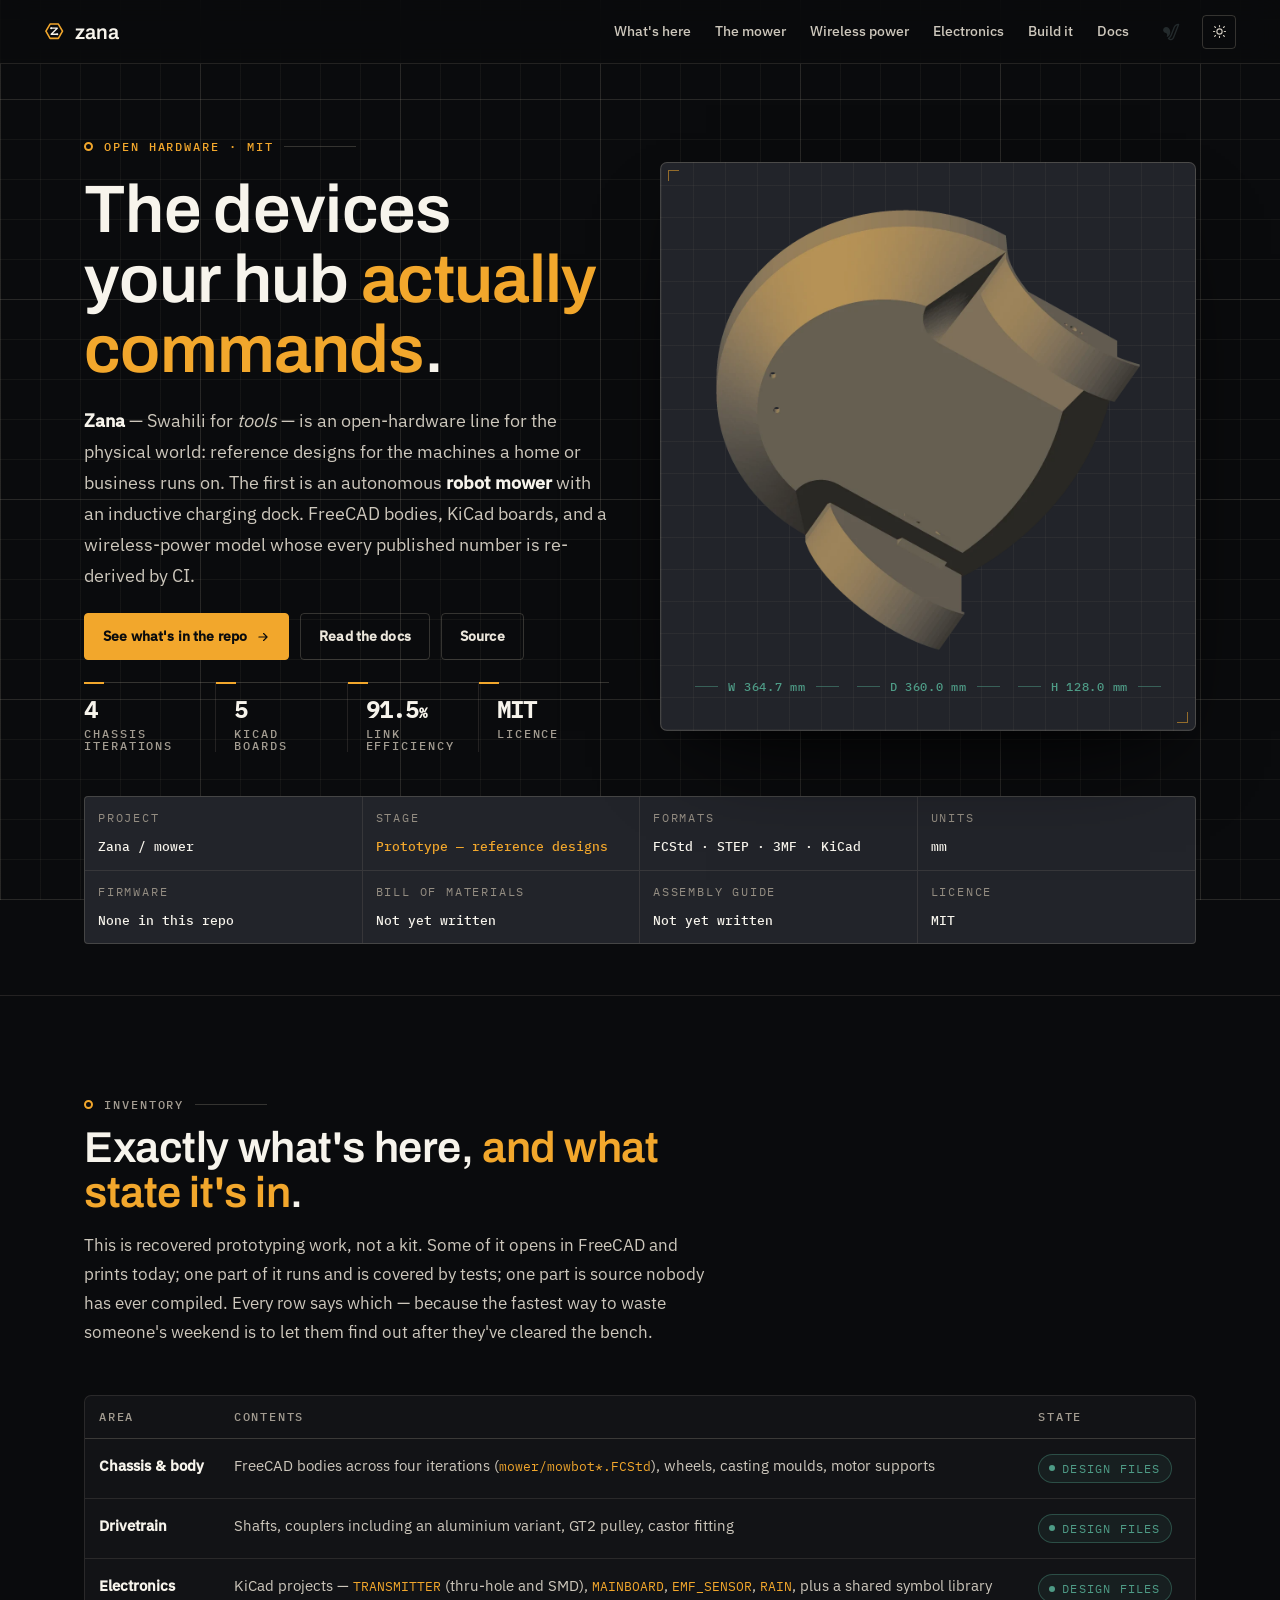
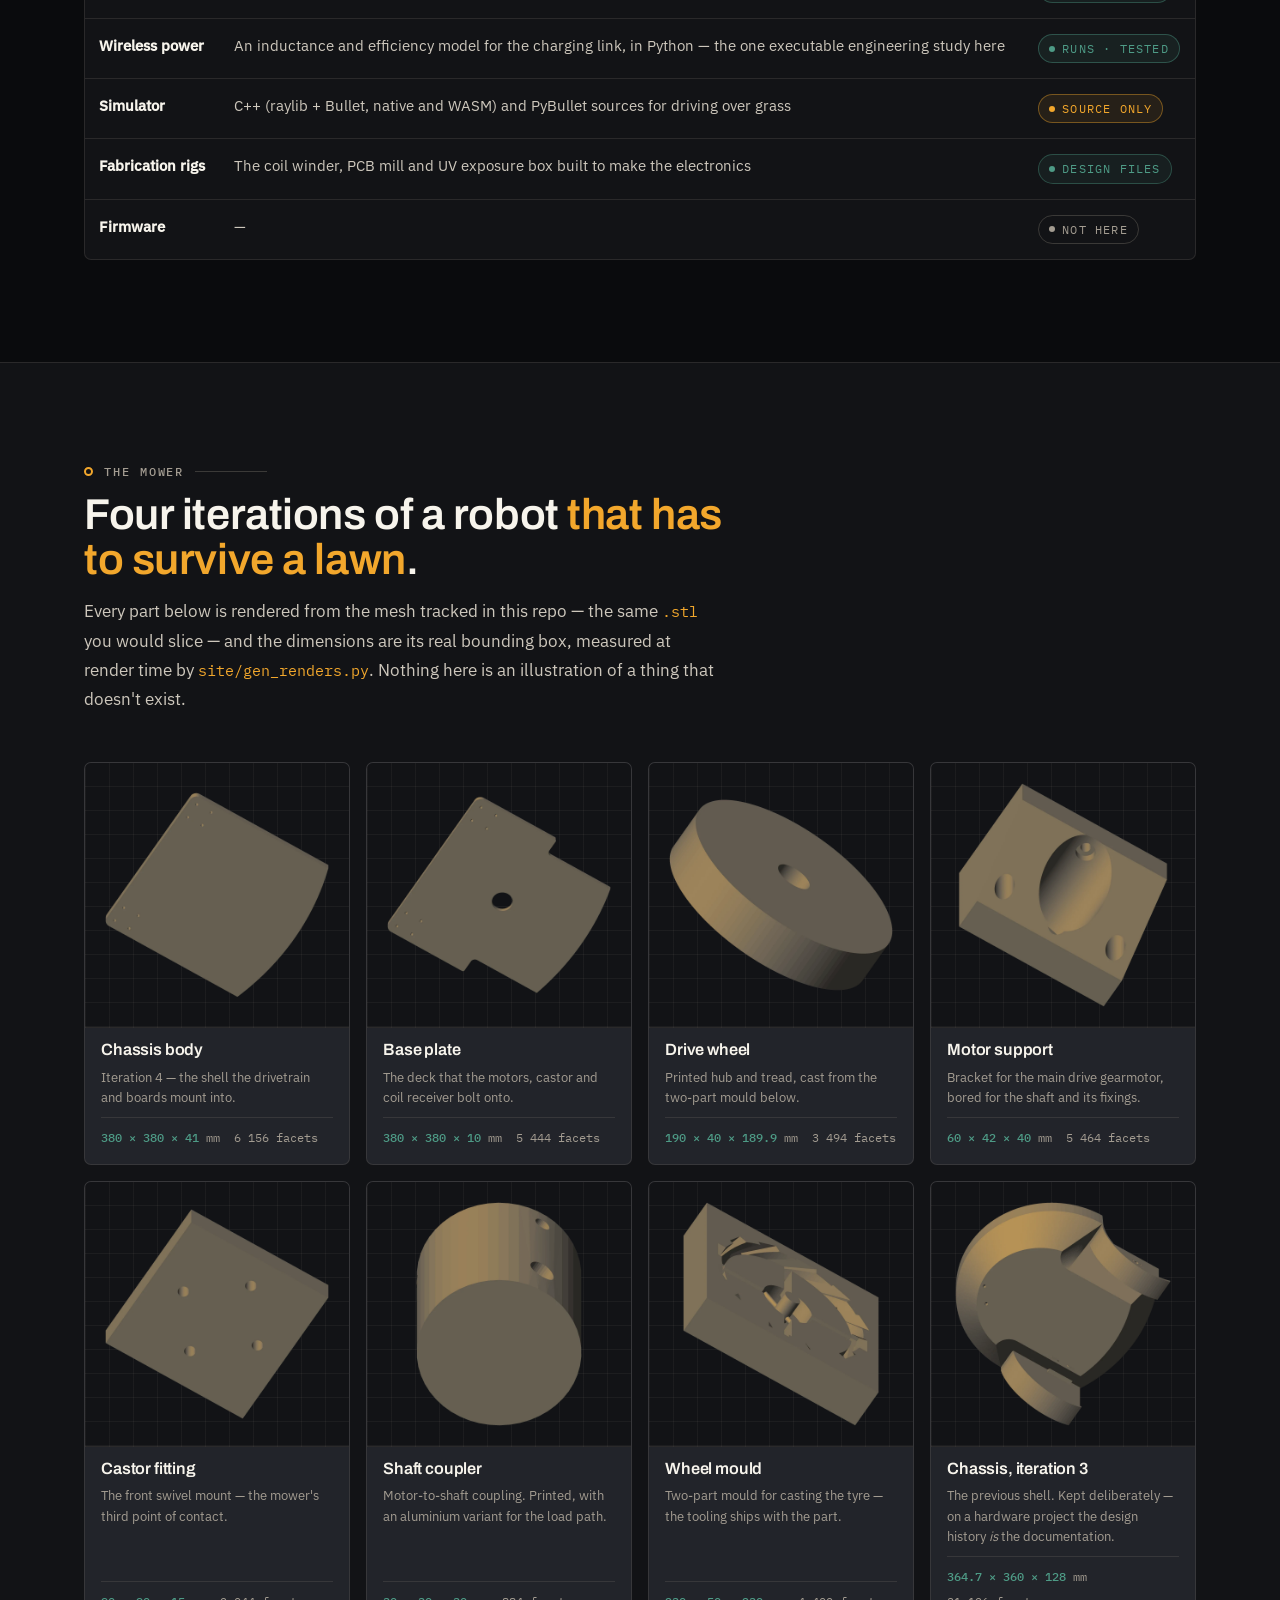
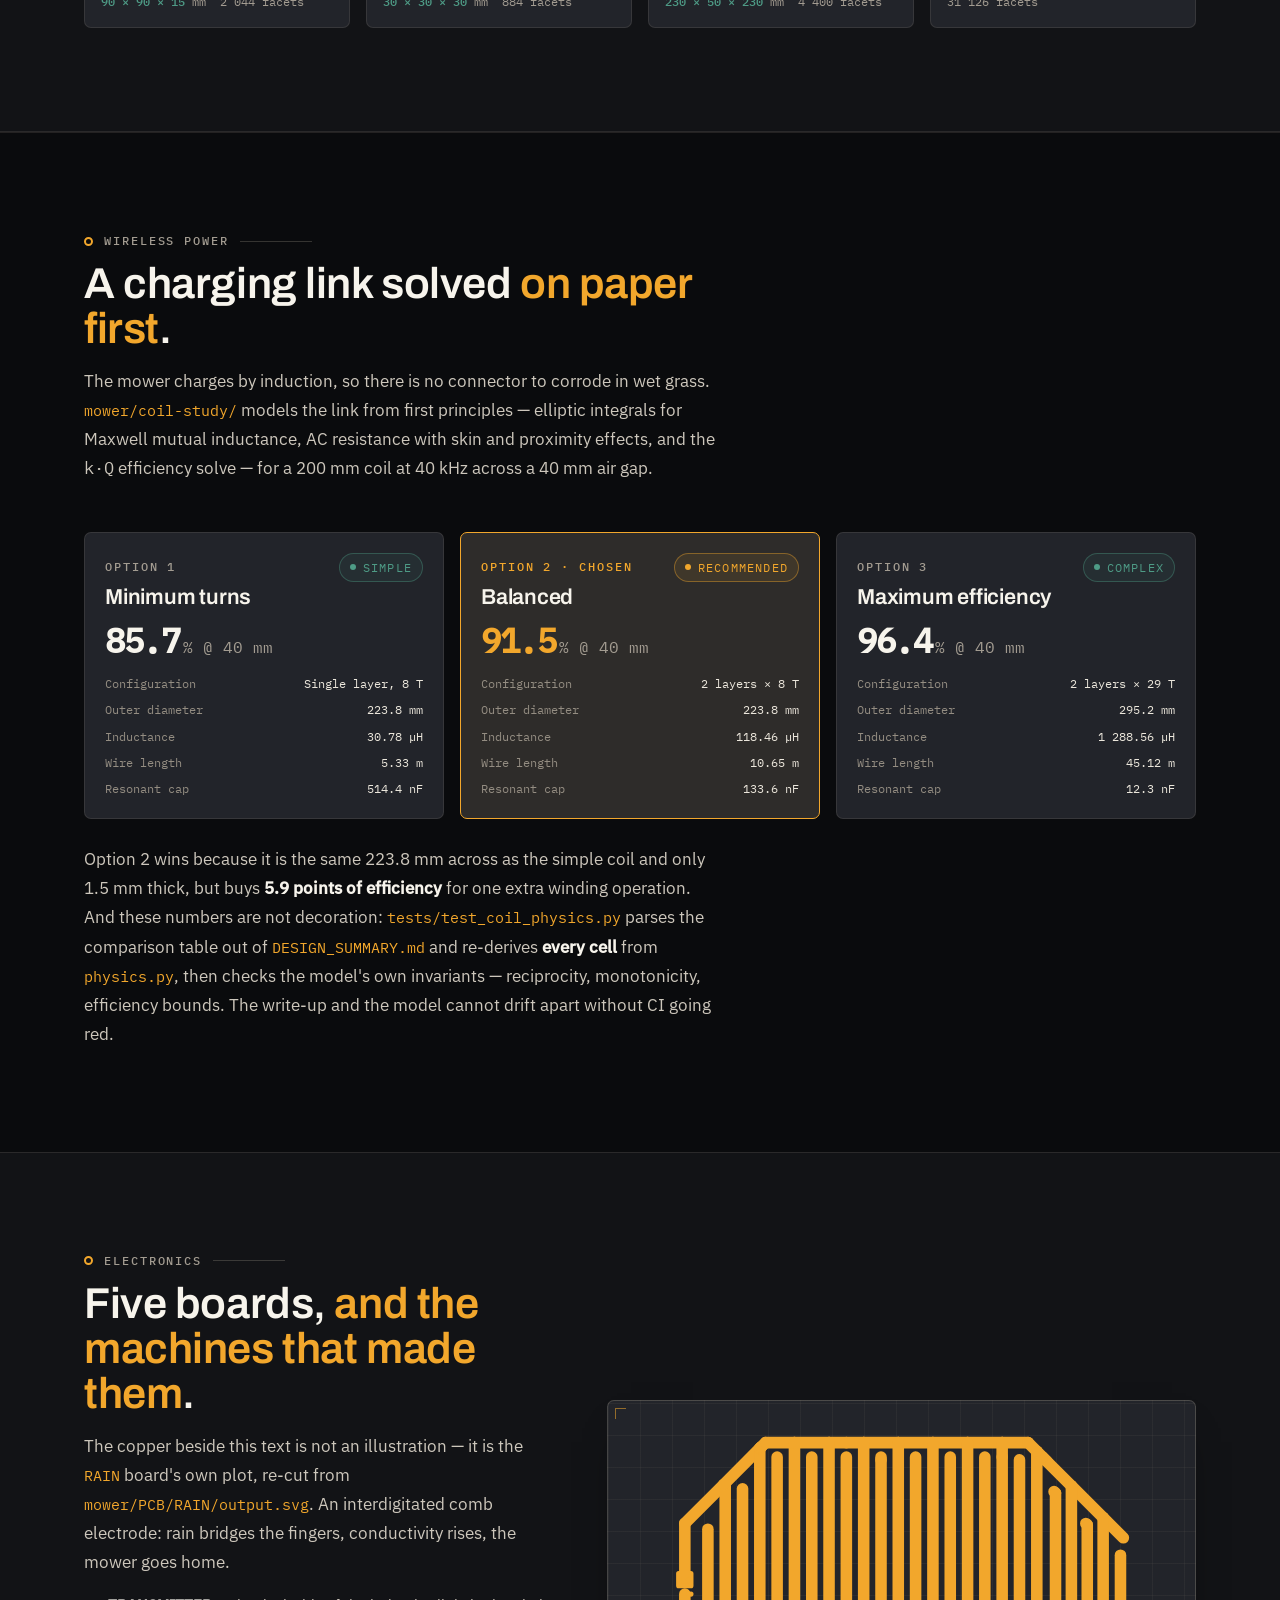
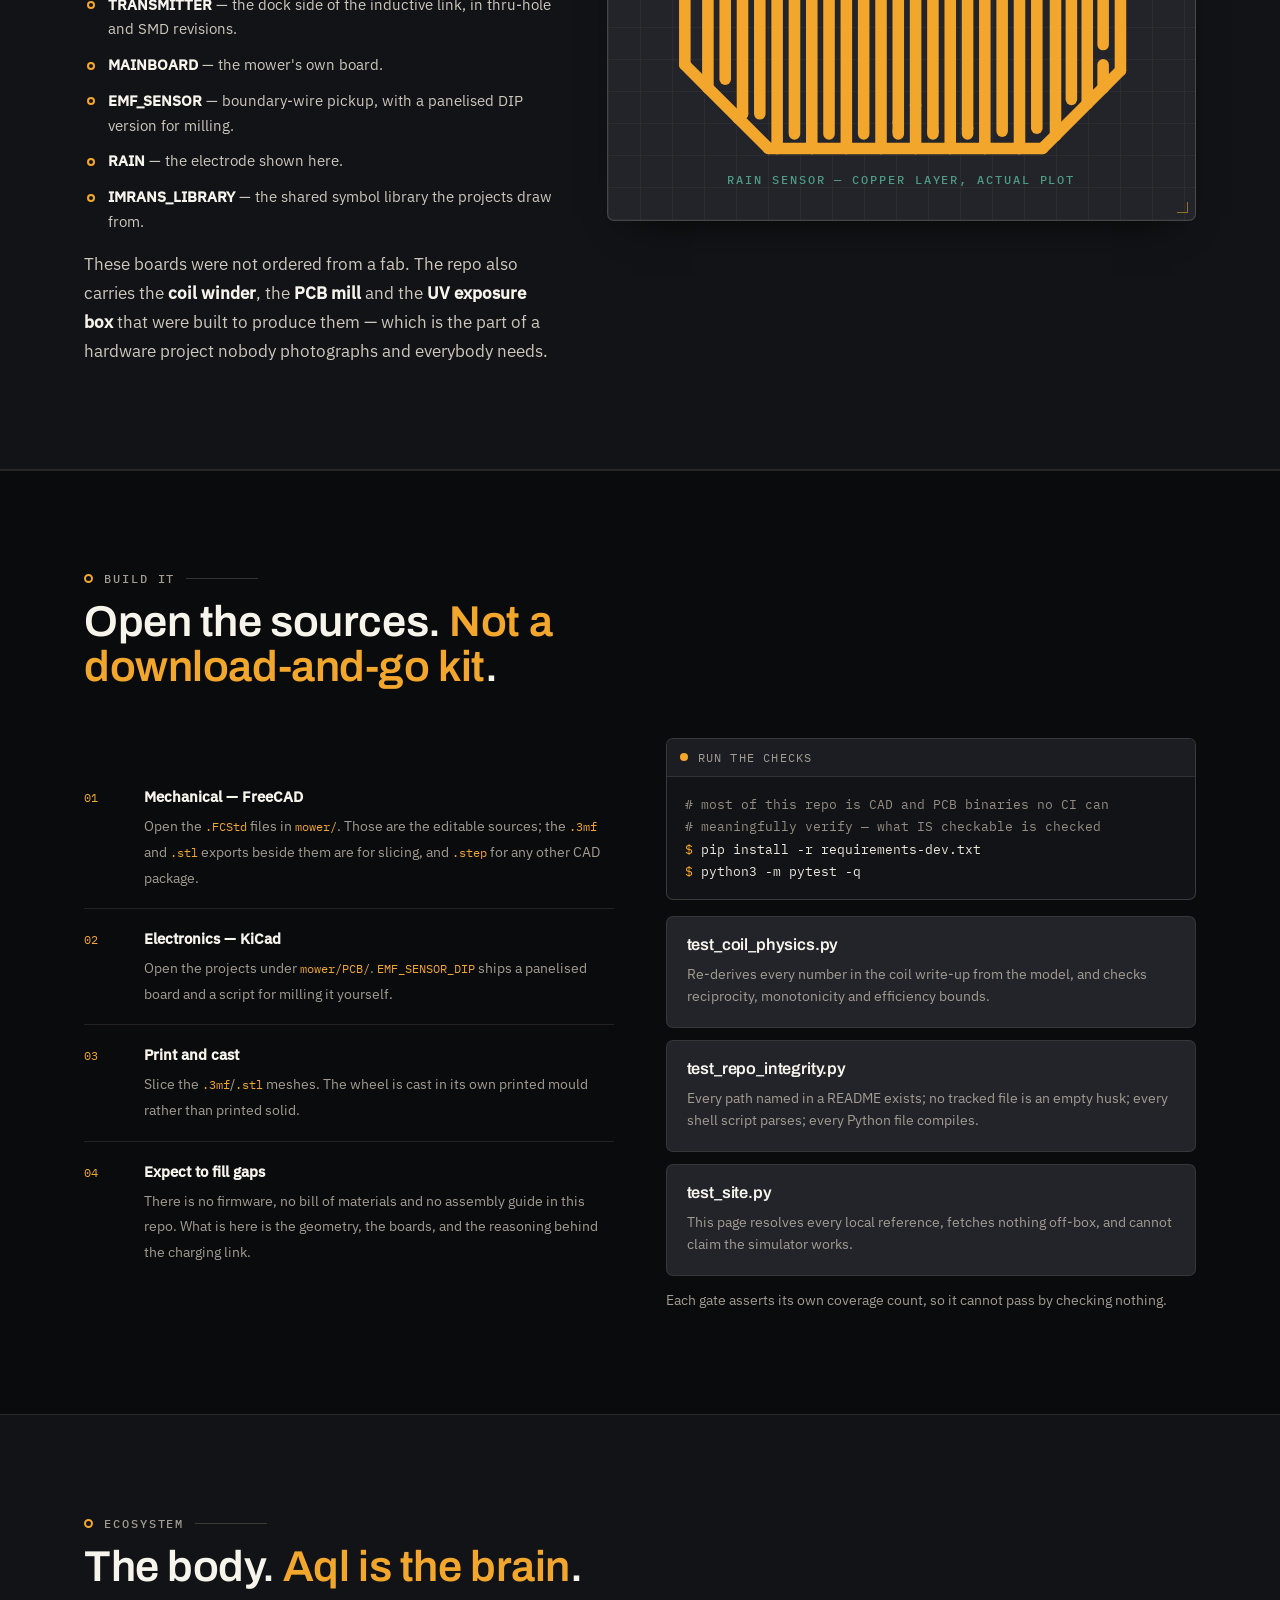
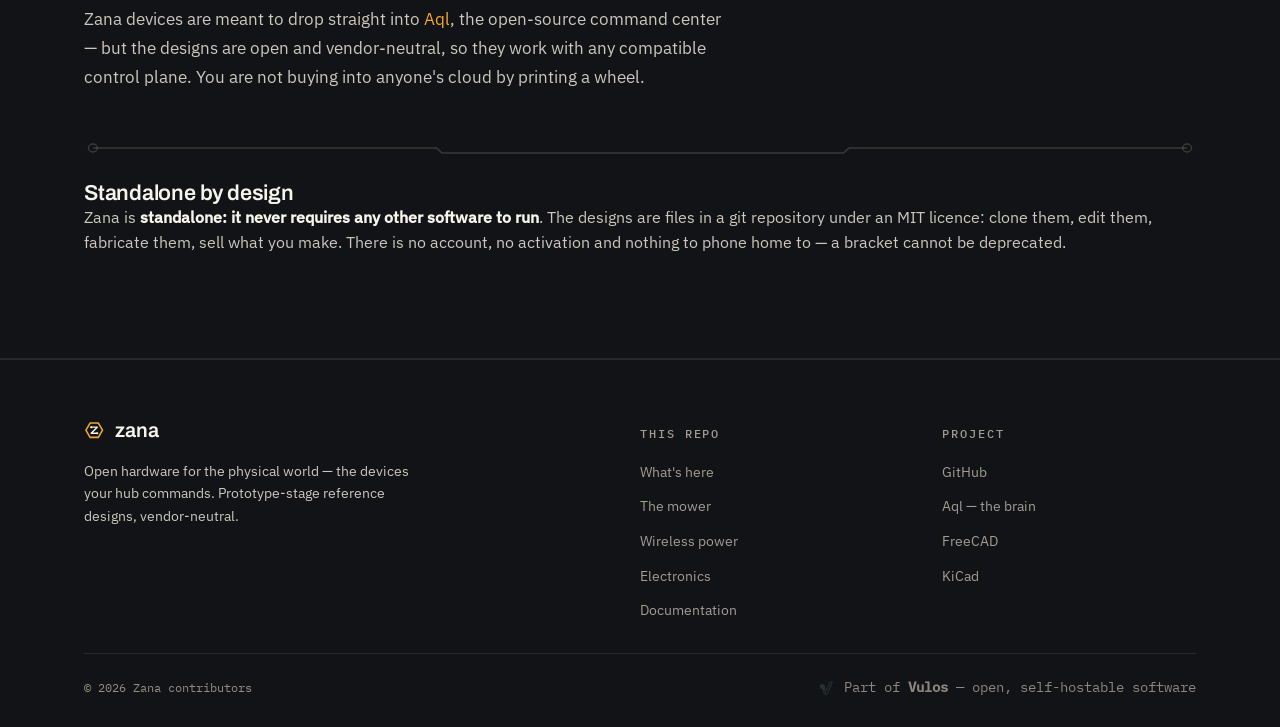
<file: site/index.html>
<!doctype html>
<html lang="en" data-theme="dark">
<head>
<meta charset="utf-8">
<meta name="viewport" content="width=device-width,initial-scale=1">
<title>Zana — open hardware for the physical world</title>
<meta name="description" content="Open-hardware reference designs for the devices a home or business actually runs on. FreeCAD bodies, KiCad boards and a tested wireless-power model for an autonomous robot mower — MIT, vendor-neutral, and honest about what is and isn't finished.">
  <meta name="color-scheme" content="dark light">
<meta name="theme-color" content="#0a0b0d">
<link rel="icon" href="./assets/brand/favicon.svg">
<link rel="canonical" href="https://vulos.org/projects/zana/">
<link rel="preload" as="font" type="font/woff2" href="./assets/fonts/archivo-latin-600-normal.woff2" crossorigin>
<link rel="preload" as="font" type="font/woff2" href="./assets/fonts/ibm-plex-sans-latin-400-normal.woff2" crossorigin>
<link rel="stylesheet" href="./assets/zana.css">

<meta property="og:type" content="website">
<meta property="og:site_name" content="Zana">
<meta property="og:title" content="Zana — open hardware for the physical world">
<meta property="og:description" content="FreeCAD bodies, KiCad boards and a tested wireless-power model for an autonomous robot mower. Open, vendor-neutral, prototype-stage — and it says so.">
<meta property="og:url" content="https://vulos.org/projects/zana/">
<meta property="og:image" content="https://vulos.org/projects/zana/assets/renders/body-3.webp">
<meta name="twitter:card" content="summary_large_image">
<meta name="twitter:title" content="Zana — open hardware for the physical world">
<meta name="twitter:description" content="Open-hardware reference designs: CAD, boards, and a wireless-power model whose numbers are re-derived by CI.">
<meta name="twitter:image" content="https://vulos.org/projects/zana/assets/renders/body-3.webp">

<script>
/* Apply the stored theme before first paint so the page never flashes graphite
   at a reader who chose vellum. */
try { var t = localStorage.getItem("zana-theme"); if (t) document.documentElement.dataset.theme = t; } catch (e) {}
</script>
</head>

<body>
<div class="page">

<header class="site-header hdr">
  <a class="brand" href="./index.html">
<svg class="mark" viewBox="0 0 64 64" role="img" aria-label="Zana">
      <polygon class="hex" points="58,32 45,54.52 19,54.52 6,32 19,9.48 45,9.48"
               fill="none" stroke-width="5" stroke-linejoin="round"/>
      <polyline class="trace" points="22.5,22.5 41.5,22.5 22.5,41.5 41.5,41.5"
                fill="none" stroke-width="4.2" stroke-linecap="round" stroke-linejoin="round"/>
      <circle class="pad" cx="22.5" cy="22.5" r="3.3"/>
      <circle class="pad" cx="41.5" cy="41.5" r="3.3"/>
    </svg>
    <span class="word">zana</span>
  </a>
  <div class="nav-spacer sp"></div>
  <nav class="nav nav-links">
    <a href="#inventory">What's here</a>
    <a href="#mower">The mower</a>
    <a href="#power">Wireless power</a>
    <a href="#electronics">Electronics</a>
    <a href="#build">Build it</a>
    <a href="./docs.html">Docs</a>
  </nav>
  <a class="vulos-home" href="https://vulos.org" target="_blank" rel="noopener" title="Vulos — open, self-hostable software" aria-label="Vulos — open, self-hostable software"><img src="./assets/vulos-logo.png" alt="" width="22" height="22"></a>
  <button class="icon-btn" data-theme-toggle type="button" aria-label="Toggle theme"></button>
</header>

<!-- ══ hero ══════════════════════════════════════════════════════════════ -->
<section class="hero">
  <div class="wrap">
    <div class="hero-grid">
      <div class="hero-copy">
        <span class="eyebrow"><span class="lbl cu">Open hardware · MIT</span></span>
        <h1>The devices your&nbsp;hub <em>actually commands</em>.</h1>
        <p class="lede">
          <b>Zana</b> — Swahili for <i>tools</i> — is an open-hardware line for the physical
          world: reference designs for the machines a home or business runs on. The first is
          an autonomous <b>robot mower</b> with an inductive charging dock. FreeCAD bodies,
          KiCad boards, and a wireless-power model whose every published number is
          re-derived by CI.
        </p>
        <div class="cta-row cta">
          <a class="btn btn-primary" href="#inventory">
            See what's in the repo
            <svg width="14" height="14" viewBox="0 0 24 24" fill="none" stroke="currentColor" stroke-width="2" stroke-linecap="round" stroke-linejoin="round"><path d="M5 12h14M13 6l6 6-6 6"/></svg>
          </a>
          <a class="btn btn-ghost" href="./docs.html">Read the docs</a>
          <a class="btn btn-ghost" href="https://github.com/vul-os/zana" target="_blank" rel="noopener">Source</a>
        </div>

        <div class="quick">
          <div><b class="num">4</b><span class="lbl">chassis iterations</span></div>
          <div><b class="num">5</b><span class="lbl">KiCad boards</span></div>
          <div><b class="num">91.5<span style="font-size:.6em">%</span></b><span class="lbl">link efficiency</span></div>
          <div><b class="num">MIT</b><span class="lbl">licence</span></div>
        </div>
      </div>

      <figure class="plate">
        <img src="./assets/renders/body-3.webp" alt="Axonometric render of the mower's chassis shell — a rounded body with two wheel arches cut into its sides — generated from the tracked mowbot3-Body.stl mesh." width="1100" height="1100" fetchpriority="high">
        <div class="dim-row">
          <span class="dim"><b>W 364.7 mm</b></span>
          <span class="dim"><b>D 360.0 mm</b></span>
          <span class="dim"><b>H 128.0 mm</b></span>
        </div>
      </figure>
    </div>

    <!-- The corner stamp on any engineering drawing — here it carries the
         repo's real state, so the honesty notice is the first thing measured. -->
    <div class="titleblock rv" style="margin-top: clamp(28px, 4vw, 44px)">
      <div class="tb"><span class="k">Project</span><span class="v">Zana / mower</span></div>
      <div class="tb"><span class="k">Stage</span><span class="v cu">Prototype — reference designs</span></div>
      <div class="tb"><span class="k">Formats</span><span class="v">FCStd · STEP · 3MF · KiCad</span></div>
      <div class="tb"><span class="k">Units</span><span class="v">mm</span></div>
      <div class="tb"><span class="k">Firmware</span><span class="v">None in this repo</span></div>
      <div class="tb"><span class="k">Bill of materials</span><span class="v">Not yet written</span></div>
      <div class="tb"><span class="k">Assembly guide</span><span class="v">Not yet written</span></div>
      <div class="tb"><span class="k">Licence</span><span class="v">MIT</span></div>
    </div>
  </div>
</section>

<!-- ══ what's here ═══════════════════════════════════════════════════════ -->
<section class="section ruled" id="inventory">
  <div class="wrap">
    <div class="head rv">
      <span class="eyebrow"><span class="lbl">Inventory</span></span>
      <h2>Exactly what's here, <em>and what state it's in</em>.</h2>
      <p class="lede">
        This is recovered prototyping work, not a kit. Some of it opens in FreeCAD and
        prints today; one part of it runs and is covered by tests; one part is source
        nobody has ever compiled. Every row says which — because the fastest way to waste
        someone's weekend is to let them find out after they've cleared the bench.
      </p>
    </div>

    <div class="inv-scroll rv">
      <table class="inv">
        <thead>
          <tr><th>Area</th><th>Contents</th><th>State</th></tr>
        </thead>
        <tbody>
          <tr>
            <td class="area">Chassis &amp; body</td>
            <td>FreeCAD bodies across four iterations (<code>mower/mowbot*.FCStd</code>), wheels, casting moulds, motor supports</td>
            <td><span class="chip cad">Design files</span></td>
          </tr>
          <tr>
            <td class="area">Drivetrain</td>
            <td>Shafts, couplers including an aluminium variant, GT2 pulley, castor fitting</td>
            <td><span class="chip cad">Design files</span></td>
          </tr>
          <tr>
            <td class="area">Electronics</td>
            <td>KiCad projects — <code>TRANSMITTER</code> (thru-hole and SMD), <code>MAINBOARD</code>, <code>EMF_SENSOR</code>, <code>RAIN</code>, plus a shared symbol library</td>
            <td><span class="chip cad">Design files</span></td>
          </tr>
          <tr>
            <td class="area">Wireless power</td>
            <td>An inductance and efficiency model for the charging link, in Python — the one executable engineering study here</td>
            <td><span class="chip ok">Runs · tested</span></td>
          </tr>
          <tr>
            <td class="area">Simulator</td>
            <td>C++ (raylib + Bullet, native and WASM) and PyBullet sources for driving over grass</td>
            <td><span class="chip raw">Source only</span></td>
          </tr>
          <tr>
            <td class="area">Fabrication rigs</td>
            <td>The coil winder, PCB mill and UV exposure box built to make the electronics</td>
            <td><span class="chip cad">Design files</span></td>
          </tr>
          <tr>
            <td class="area">Firmware</td>
            <td>—</td>
            <td><span class="chip none">Not here</span></td>
          </tr>
        </tbody>
      </table>
    </div>
  </div>
</section>

<!-- ══ the mower ═════════════════════════════════════════════════════════ -->
<section class="section sunk" id="mower">
  <div class="wrap">
    <div class="head rv">
      <span class="eyebrow"><span class="lbl">The mower</span></span>
      <h2>Four iterations of a robot <em>that has to survive a lawn</em>.</h2>
      <p class="lede">
        Every part below is rendered from the mesh tracked in this repo — the same
        <code>.stl</code> you would slice — and the dimensions are its real bounding box,
        measured at render time by <code>site/gen_renders.py</code>. Nothing here is an
        illustration of a thing that doesn't exist.
      </p>
    </div>

    <div class="parts rv">
      <article class="part">
        <div class="fig"><img src="./assets/renders/body.webp" alt="Render of the iteration-4 chassis body: a large, gently curved shell plate." loading="lazy" width="1100" height="1100"></div>
        <div class="body">
          <h3>Chassis body</h3>
          <p>Iteration 4 — the shell the drivetrain and boards mount into.</p>
          <div class="spec"><span><b>380 × 380 × 41</b> mm</span><span>6 156 facets</span></div>
        </div>
      </article>
      <article class="part">
        <div class="fig"><img src="./assets/renders/plate.webp" alt="Render of the base plate: a flat square deck with mounting bores." loading="lazy" width="1100" height="1100"></div>
        <div class="body">
          <h3>Base plate</h3>
          <p>The deck that the motors, castor and coil receiver bolt onto.</p>
          <div class="spec"><span><b>380 × 380 × 10</b> mm</span><span>5 444 facets</span></div>
        </div>
      </article>
      <article class="part">
        <div class="fig"><img src="./assets/renders/wheel.webp" alt="Render of a drive wheel: a thick disc with a central bore." loading="lazy" width="1100" height="1100"></div>
        <div class="body">
          <h3>Drive wheel</h3>
          <p>Printed hub and tread, cast from the two-part mould below.</p>
          <div class="spec"><span><b>190 × 40 × 189.9</b> mm</span><span>3 494 facets</span></div>
        </div>
      </article>
      <article class="part">
        <div class="fig"><img src="./assets/renders/motor-mount.webp" alt="Render of the motor support bracket: a block with a large central bore, a counterbore and two fixing holes." loading="lazy" width="1100" height="1100"></div>
        <div class="body">
          <h3>Motor support</h3>
          <p>Bracket for the main drive gearmotor, bored for the shaft and its fixings.</p>
          <div class="spec"><span><b>60 × 42 × 40</b> mm</span><span>5 464 facets</span></div>
        </div>
      </article>
      <article class="part">
        <div class="fig"><img src="./assets/renders/castor.webp" alt="Render of the castor fitting: a round plate that carries the front swivel wheel." loading="lazy" width="1100" height="1100"></div>
        <div class="body">
          <h3>Castor fitting</h3>
          <p>The front swivel mount — the mower's third point of contact.</p>
          <div class="spec"><span><b>90 × 90 × 15</b> mm</span><span>2 044 facets</span></div>
        </div>
      </article>
      <article class="part">
        <div class="fig"><img src="./assets/renders/coupler.webp" alt="Render of the shaft coupler: a small cube-proportioned block with a bore." loading="lazy" width="1100" height="1100"></div>
        <div class="body">
          <h3>Shaft coupler</h3>
          <p>Motor-to-shaft coupling. Printed, with an aluminium variant for the load path.</p>
          <div class="spec"><span><b>30 × 30 × 30</b> mm</span><span>884 facets</span></div>
        </div>
      </article>
      <article class="part">
        <div class="fig"><img src="./assets/renders/wheel-mold.webp" alt="Render of the two-part wheel mould." loading="lazy" width="1100" height="1100"></div>
        <div class="body">
          <h3>Wheel mould</h3>
          <p>Two-part mould for casting the tyre — the tooling ships with the part.</p>
          <div class="spec"><span><b>230 × 50 × 230</b> mm</span><span>4 400 facets</span></div>
        </div>
      </article>
      <article class="part">
        <div class="fig"><img src="./assets/renders/body-3.webp" alt="Render of the iteration-3 chassis shell, showing the two wheel arches." loading="lazy" width="1100" height="1100"></div>
        <div class="body">
          <h3>Chassis, iteration 3</h3>
          <p>The previous shell. Kept deliberately — on a hardware project the design history <em>is</em> the documentation.</p>
          <div class="spec"><span><b>364.7 × 360 × 128</b> mm</span><span>31 126 facets</span></div>
        </div>
      </article>
    </div>
  </div>
</section>

<!-- ══ wireless power ════════════════════════════════════════════════════ -->
<section class="section ruled" id="power">
  <div class="wrap">
    <div class="head rv">
      <span class="eyebrow"><span class="lbl">Wireless power</span></span>
      <h2>A charging link solved <em>on paper first</em>.</h2>
      <p class="lede">
        The mower charges by induction, so there is no connector to corrode in wet grass.
        <code>mower/coil-study/</code> models the link from first principles — elliptic
        integrals for Maxwell mutual inductance, AC resistance with skin and proximity
        effects, and the <span class="num">k·Q</span> efficiency solve — for a 200 mm coil
        at 40 kHz across a 40 mm air gap.
      </p>
    </div>

    <div class="specs rv">
      <div class="spec-card">
        <div class="top">
          <div><span class="lbl">Option 1</span><h3 style="margin-top:8px">Minimum turns</h3></div>
          <span class="chip cad">Simple</span>
        </div>
        <div class="eff"><b>85.7</b><i>% @ 40 mm</i></div>
        <dl>
          <dt>Configuration</dt><dd>Single layer, 8 T</dd>
          <dt>Outer diameter</dt><dd>223.8 mm</dd>
          <dt>Inductance</dt><dd>30.78 µH</dd>
          <dt>Wire length</dt><dd>5.33 m</dd>
          <dt>Resonant cap</dt><dd>514.4 nF</dd>
        </dl>
      </div>

      <div class="spec-card pick">
        <div class="top">
          <div><span class="lbl cu">Option 2 · chosen</span><h3 style="margin-top:8px">Balanced</h3></div>
          <span class="chip raw">Recommended</span>
        </div>
        <div class="eff"><b>91.5</b><i>% @ 40 mm</i></div>
        <dl>
          <dt>Configuration</dt><dd>2 layers × 8 T</dd>
          <dt>Outer diameter</dt><dd>223.8 mm</dd>
          <dt>Inductance</dt><dd>118.46 µH</dd>
          <dt>Wire length</dt><dd>10.65 m</dd>
          <dt>Resonant cap</dt><dd>133.6 nF</dd>
        </dl>
      </div>

      <div class="spec-card">
        <div class="top">
          <div><span class="lbl">Option 3</span><h3 style="margin-top:8px">Maximum efficiency</h3></div>
          <span class="chip cad">Complex</span>
        </div>
        <div class="eff"><b>96.4</b><i>% @ 40 mm</i></div>
        <dl>
          <dt>Configuration</dt><dd>2 layers × 29 T</dd>
          <dt>Outer diameter</dt><dd>295.2 mm</dd>
          <dt>Inductance</dt><dd>1 288.56 µH</dd>
          <dt>Wire length</dt><dd>45.12 m</dd>
          <dt>Resonant cap</dt><dd>12.3 nF</dd>
        </dl>
      </div>
    </div>

    <p class="lede rv" style="margin-top:26px">
      Option 2 wins because it is the same 223.8 mm across as the simple coil and only
      1.5 mm thick, but buys <b>5.9 points of efficiency</b> for one extra winding
      operation. And these numbers are not decoration:
      <code>tests/test_coil_physics.py</code> parses the comparison table out of
      <code>DESIGN_SUMMARY.md</code> and re-derives <b>every cell</b> from
      <code>physics.py</code>, then checks the model's own invariants — reciprocity,
      monotonicity, efficiency bounds. The write-up and the model cannot drift apart
      without CI going red.
    </p>
  </div>
</section>

<!-- ══ electronics ═══════════════════════════════════════════════════════ -->
<section class="section sunk" id="electronics">
  <div class="wrap">
    <div class="split wide rv">
      <div class="copy">
        <span class="eyebrow"><span class="lbl">Electronics</span></span>
        <h2>Five boards, <em>and the machines that made them</em>.</h2>
        <p class="lede">
          The copper beside this text is not an illustration — it is the
          <code>RAIN</code> board's own plot, re-cut from
          <code>mower/PCB/RAIN/output.svg</code>. An interdigitated comb electrode: rain
          bridges the fingers, conductivity rises, the mower goes home.
        </p>
        <ul class="ticks">
          <li><b>TRANSMITTER</b> — the dock side of the inductive link, in thru-hole and SMD revisions.</li>
          <li><b>MAINBOARD</b> — the mower's own board.</li>
          <li><b>EMF_SENSOR</b> — boundary-wire pickup, with a panelised DIP version for milling.</li>
          <li><b>RAIN</b> — the electrode shown here.</li>
          <li><b>IMRANS_LIBRARY</b> — the shared symbol library the projects draw from.</li>
        </ul>
        <p class="lede">
          These boards were not ordered from a fab. The repo also carries the
          <b>coil winder</b>, the <b>PCB mill</b> and the <b>UV exposure box</b> that were
          built to produce them — which is the part of a hardware project nobody
          photographs and everybody needs.
        </p>
      </div>
      <figure class="plate flat" style="display:grid;place-items:center;min-height:280px">
        <div class="electrode" id="electrode"></div>
        <figcaption class="lbl cy" style="margin-top:18px;text-align:center">RAIN sensor — copper layer, actual plot</figcaption>
      </figure>
    </div>
  </div>
</section>

<!-- ══ build it ══════════════════════════════════════════════════════════ -->
<section class="section ruled" id="build">
  <div class="wrap">
    <div class="head rv">
      <span class="eyebrow"><span class="lbl">Build it</span></span>
      <h2>Open the sources. <em>Not a download-and-go kit</em>.</h2>
    </div>

    <div class="split rv">
      <ol class="steps">
        <li>
          <div><b>Mechanical — FreeCAD</b><span>Open the <code>.FCStd</code> files in <code>mower/</code>. Those are the editable sources; the <code>.3mf</code> and <code>.stl</code> exports beside them are for slicing, and <code>.step</code> for any other CAD package.</span></div>
        </li>
        <li>
          <div><b>Electronics — KiCad</b><span>Open the projects under <code>mower/PCB/</code>. <code>EMF_SENSOR_DIP</code> ships a panelised board and a script for milling it yourself.</span></div>
        </li>
        <li>
          <div><b>Print and cast</b><span>Slice the <code>.3mf</code>/<code>.stl</code> meshes. The wheel is cast in its own printed mould rather than printed solid.</span></div>
        </li>
        <li>
          <div><b>Expect to fill gaps</b><span>There is no firmware, no bill of materials and no assembly guide in this repo. What is here is the geometry, the boards, and the reasoning behind the charging link.</span></div>
        </li>
      </ol>

      <div>
        <div class="codeblock">
          <div class="bar">Run the checks</div>
<pre><span class="c"># most of this repo is CAD and PCB binaries no CI can</span>
<span class="c"># meaningfully verify — what IS checkable is checked</span>
<span class="p">$</span> pip install -r requirements-dev.txt
<span class="p">$</span> python3 -m pytest -q</pre>
        </div>
        <div class="grid" style="grid-template-columns:1fr;gap:12px;margin-top:16px">
          <div class="card">
            <h3>test_coil_physics.py</h3>
            <p>Re-derives every number in the coil write-up from the model, and checks reciprocity, monotonicity and efficiency bounds.</p>
          </div>
          <div class="card">
            <h3>test_repo_integrity.py</h3>
            <p>Every path named in a README exists; no tracked file is an empty husk; every shell script parses; every Python file compiles.</p>
          </div>
          <div class="card">
            <h3>test_site.py</h3>
            <p>This page resolves every local reference, fetches nothing off-box, and cannot claim the simulator works.</p>
          </div>
        </div>
        <p style="font-size:13.5px;margin-top:14px;color:var(--text-4)">
          Each gate asserts its own coverage count, so it cannot pass by checking nothing.
        </p>
      </div>
    </div>
  </div>
</section>

<!-- ══ ecosystem + standalone band ═══════════════════════════════════════ -->
<section class="section sunk decent">
  <div class="wrap">
    <div class="head rv">
      <span class="eyebrow"><span class="lbl">Ecosystem</span></span>
      <h2>The body. <em>Aql is the brain</em>.</h2>
      <p class="lede">
        Zana devices are meant to drop straight into <a href="https://github.com/vul-os/aql" target="_blank" rel="noopener" style="color:var(--accent)">Aql</a>,
        the open-source command center — but the designs are open and vendor-neutral, so
        they work with any compatible control plane. You are not buying into anyone's
        cloud by printing a wheel.
      </p>
    </div>

    <svg class="trace rv" aria-hidden="true"></svg>

    <div class="vulos-band rv" style="margin-top:26px">
      <div class="txt">
        <h3>Standalone by design</h3>
        <p>
          Zana is <b>standalone: it never requires any other software to run</b>.
          The designs are files in a git repository under an MIT licence: clone them, edit
          them, fabricate them, sell what you make. There is no account, no activation and
          nothing to phone home to — a bracket cannot be deprecated.
        </p>
      </div>
    </div>
  </div>
</section>

<!-- ══ footer ════════════════════════════════════════════════════════════ -->
<footer class="site-footer">
  <div class="foot">
    <div class="foot-grid">
      <div>
<a class="brand" href="./index.html"><svg class="mark" viewBox="0 0 64 64" role="img" aria-label="Zana">
      <polygon class="hex" points="58,32 45,54.52 19,54.52 6,32 19,9.48 45,9.48"
               fill="none" stroke-width="5" stroke-linejoin="round"/>
      <polyline class="trace" points="22.5,22.5 41.5,22.5 22.5,41.5 41.5,41.5"
                fill="none" stroke-width="4.2" stroke-linecap="round" stroke-linejoin="round"/>
      <circle class="pad" cx="22.5" cy="22.5" r="3.3"/>
      <circle class="pad" cx="41.5" cy="41.5" r="3.3"/>
    </svg>
    <span class="word">zana</span></a>
        <p>
          Open hardware for the physical world — the devices your hub commands.
          Prototype-stage reference designs, vendor-neutral.
        </p>
      </div>
      <div class="foot-col">
        <span class="lbl">This repo</span>
        <ul>
          <li><a href="#inventory">What's here</a></li>
          <li><a href="#mower">The mower</a></li>
          <li><a href="#power">Wireless power</a></li>
          <li><a href="#electronics">Electronics</a></li>
          <li><a href="./docs.html">Documentation</a></li>
        </ul>
      </div>
      <div class="foot-col">
        <span class="lbl">Project</span>
        <ul>
          <li><a href="https://github.com/vul-os/zana" target="_blank" rel="noopener">GitHub</a></li>
          <li><a href="https://github.com/vul-os/aql" target="_blank" rel="noopener">Aql — the brain</a></li>
          <li><a href="https://www.freecad.org/" target="_blank" rel="noopener">FreeCAD</a></li>
          <li><a href="https://www.kicad.org/" target="_blank" rel="noopener">KiCad</a></li>
        </ul>
      </div>
    </div>
    <div class="foot-btm">
      <span>© 2026 Zana contributors</span>
      <a class="vulos-foot" href="https://vulos.org" target="_blank" rel="noopener"><img src="./assets/vulos-logo.png" alt="" width="18" height="18"><span>Part of <strong>Vulos</strong> — open, self-hostable software</span></a>
    </div>
  </div>
</footer>

</div>

<script src="./assets/zana.js" defer></script>
<script>
/* The RAIN electrode is fetched rather than inlined so the same generated file
   serves the page and stays byte-identical to what gen_renders.py wrote. It is
   decoration: if the fetch fails (file:// origins block it), the page is
   unchanged apart from an empty frame. */
fetch("./assets/renders/rain-electrode.svg")
  .then(function (r) { return r.ok ? r.text() : Promise.reject(r.status); })
  .then(function (svg) { document.getElementById("electrode").innerHTML = svg; })
  .catch(function () {});
</script>
</body>
</html>
</file>
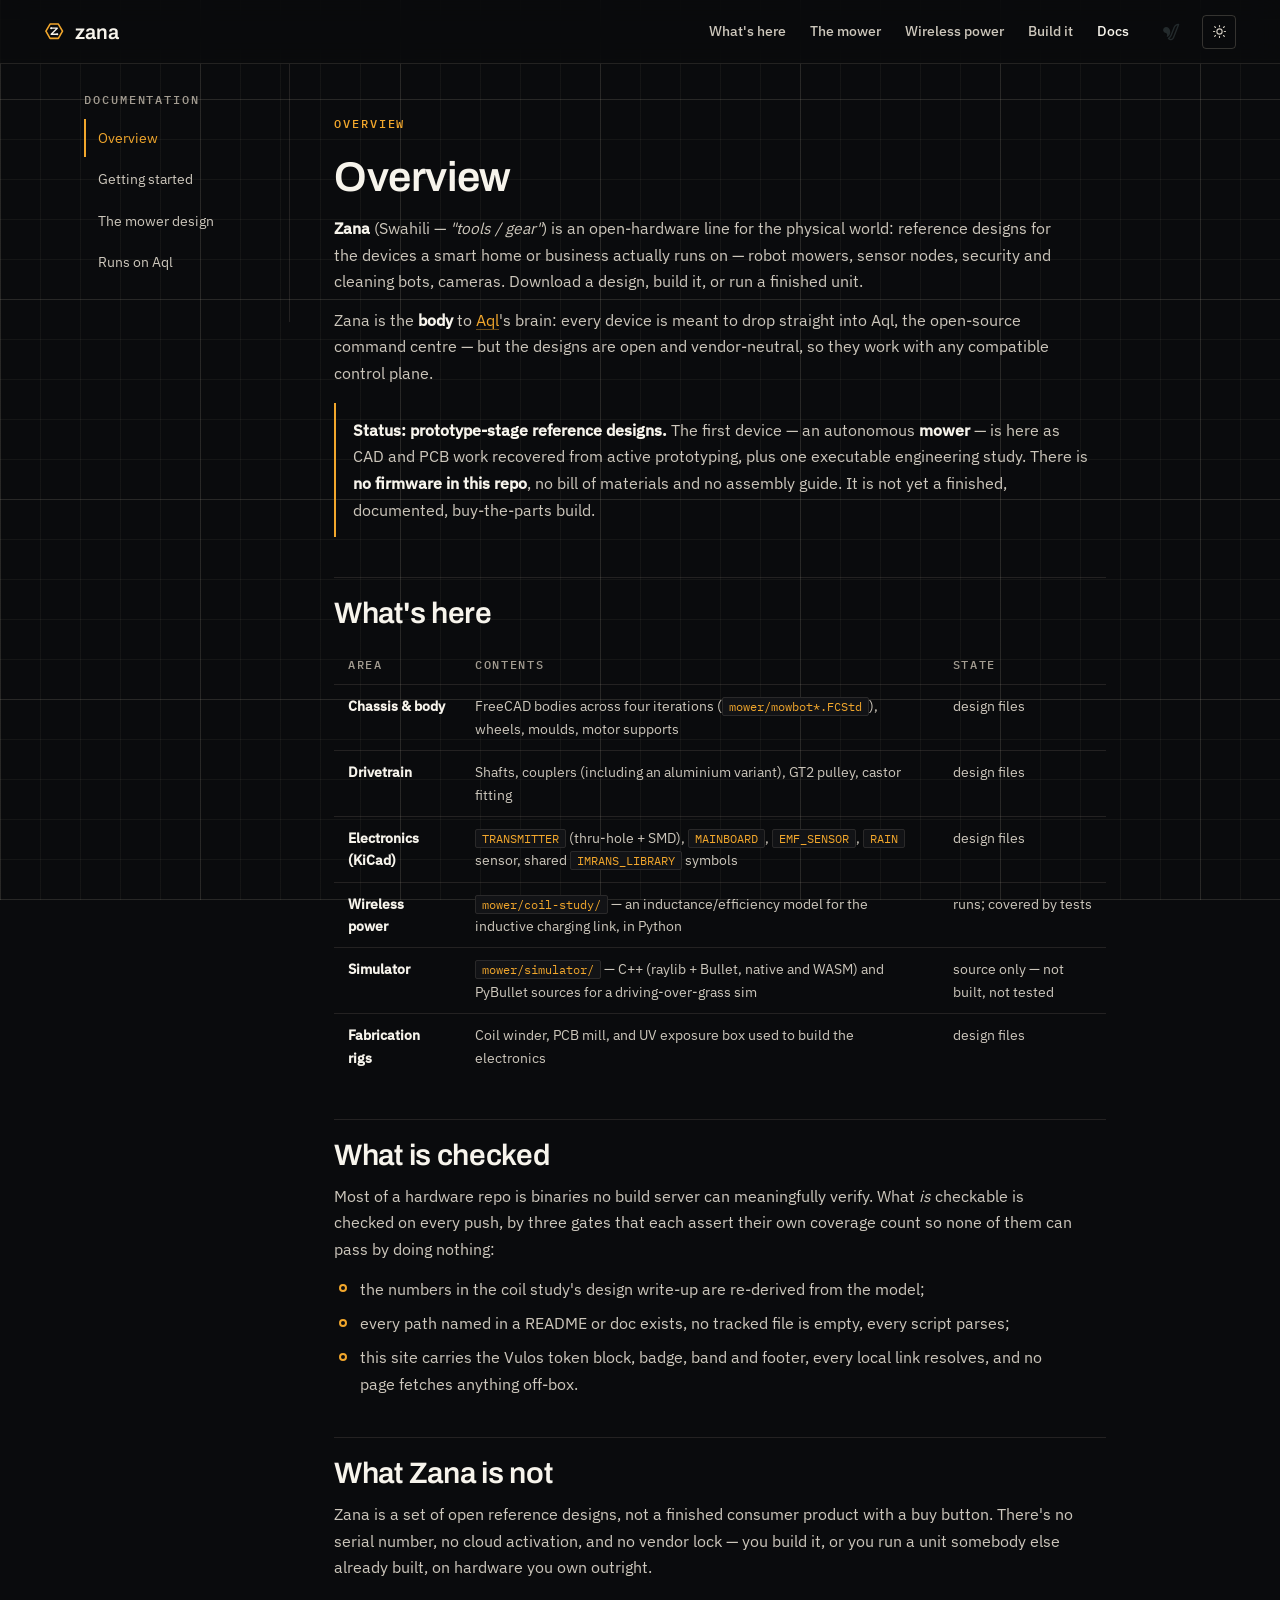
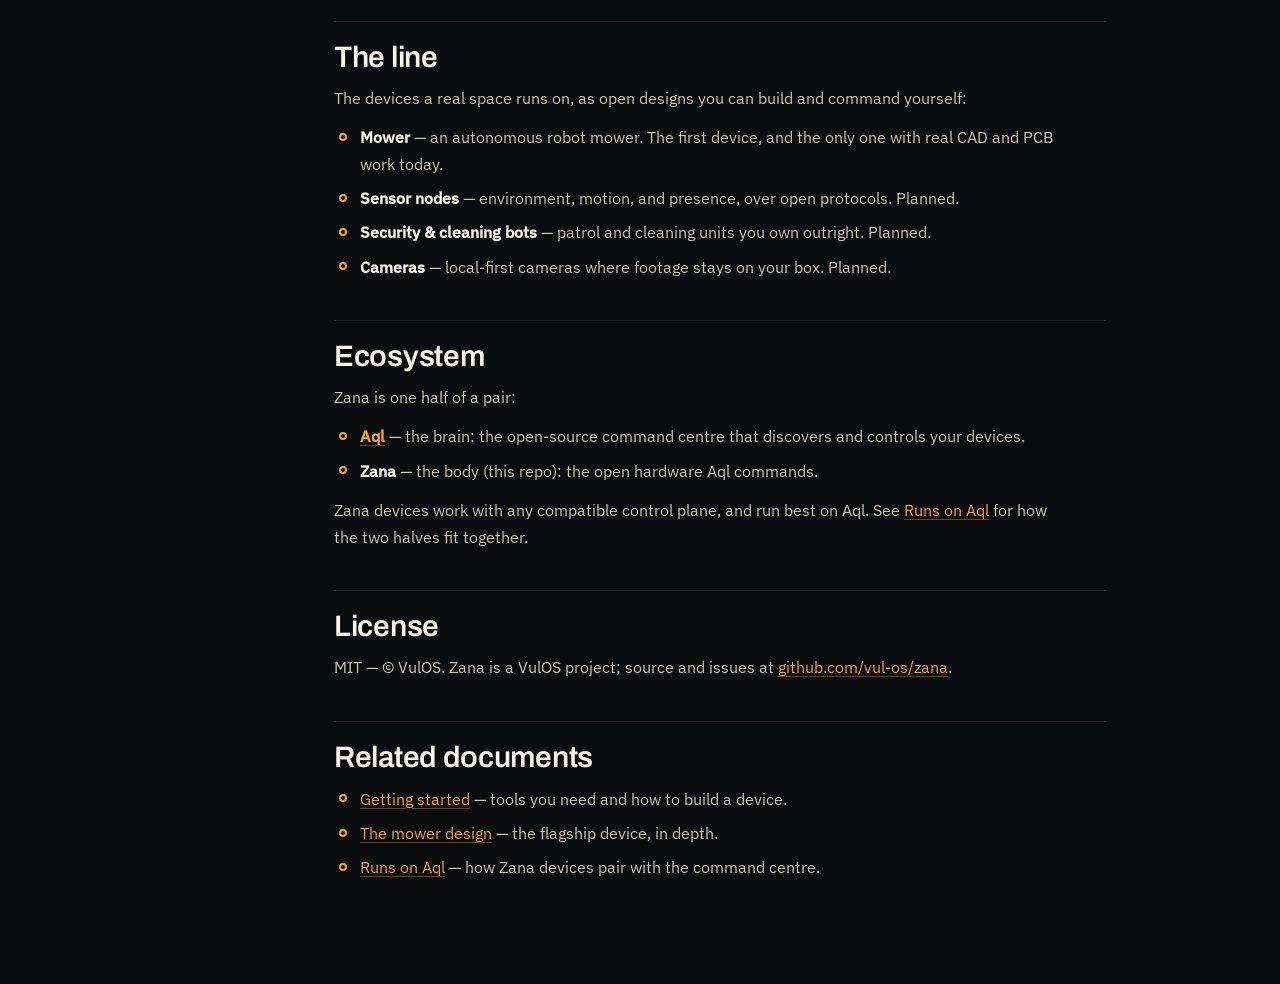
<file: site/docs.html>
<!doctype html>
<html lang="en" data-theme="dark">
<head>
<meta charset="utf-8">
<meta name="viewport" content="width=device-width,initial-scale=1">
<title>Zana — documentation</title>
<meta name="description" content="Zana documentation: what the repo contains, how to open the CAD and board sources, the mower's design, and how Zana devices relate to the Aql command center.">
  <meta name="color-scheme" content="dark light">
  <meta property="og:type" content="website">
  <meta property="og:site_name" content="Zana">
  <meta property="og:title" content="Zana — documentation">
  <meta property="og:description" content="Zana documentation: what the repo contains, how to open the CAD and board sources, the mower's design, and how Zana devices relate to the Aql command center.">
  <meta property="og:url" content="https://vulos.org/projects/zana/docs.html">
  <meta name="twitter:card" content="summary_large_image">
  <meta name="twitter:title" content="Zana — documentation">
  <meta name="twitter:description" content="Zana documentation: what the repo contains, how to open the CAD and board sources, the mower's design, and how Zana devices relate to the Aql command center.">
  <meta property="og:image" content="https://vulos.org/projects/zana/assets/og-card.png">
  <meta property="og:image:type" content="image/png">
  <meta property="og:image:width" content="1200">
  <meta property="og:image:height" content="630">
  <meta property="og:image:alt" content="Zana — Zana documentation: what the repo contains, how to open the CAD and board sources, the mower's design, and how Zana devices relate to the Aql command center.">
  <meta name="twitter:image" content="https://vulos.org/projects/zana/assets/og-card.png">
<meta name="theme-color" content="#0a0b0d">
<link rel="icon" href="./assets/brand/favicon.svg">
<link rel="canonical" href="https://vulos.org/projects/zana/docs.html">
<link rel="preload" as="font" type="font/woff2" href="./assets/fonts/ibm-plex-sans-latin-400-normal.woff2" crossorigin>
<link rel="stylesheet" href="./assets/zana.css">
<script>
try { var t = localStorage.getItem("zana-theme"); if (t) document.documentElement.dataset.theme = t; } catch (e) {}
</script>
</head>

<body>
<div class="page">

<header class="site-header hdr">
  <a class="brand" href="./index.html">
    <svg class="mark" viewBox="0 0 64 64" role="img" aria-label="Zana">
      <polygon class="hex" points="58,32 45,54.52 19,54.52 6,32 19,9.48 45,9.48"
               fill="none" stroke-width="5" stroke-linejoin="round"/>
      <polyline class="trace" points="22.5,22.5 41.5,22.5 22.5,41.5 41.5,41.5"
                fill="none" stroke-width="4.2" stroke-linecap="round" stroke-linejoin="round"/>
      <circle class="pad" cx="22.5" cy="22.5" r="3.3"/>
      <circle class="pad" cx="41.5" cy="41.5" r="3.3"/>
    </svg>
    <span class="word">zana</span>
  </a>
  <div class="nav-spacer sp"></div>
  <nav class="nav nav-links">
    <a href="./index.html#inventory">What's here</a>
    <a href="./index.html#mower">The mower</a>
    <a href="./index.html#power">Wireless power</a>
    <a href="./index.html#build">Build it</a>
    <a href="./docs.html" class="on">Docs</a>
  </nav>
  <a class="vulos-home" href="https://vulos.org" target="_blank" rel="noopener" title="Vulos — open, self-hostable software" aria-label="Vulos — open, self-hostable software"><img src="./assets/vulos-logo.png" alt="" width="22" height="22"></a>
  <button class="icon-btn" data-theme-toggle type="button" aria-label="Toggle theme"></button>
</header>

<div class="docs-shell">
  <aside class="docs-nav">
    <span class="lbl">Documentation</span>
    <a data-slug="overview" href="#overview">Overview</a>
    <a data-slug="getting-started" href="#getting-started">Getting started</a>
    <a data-slug="mower" href="#mower">The mower design</a>
    <a data-slug="aql" href="#aql">Runs on Aql</a>
  </aside>

  <main class="docs-main">
    <div class="docs-title"><span class="lbl cu" id="crumb"></span></div>
    <article class="markdown" id="content">Loading…</article>
  </main>
</div>


</div>

<script src="./assets/vendor/marked.umd.js"></script>
<script src="./assets/zana.js" defer></script>
<script>
/* Zana docs viewer. The DOCS array is the nav contract: tests/test_site.py
   parses it out of this file and fails if it drifts from the sidebar above or
   from the files on disk, so keep the three fields and keep one data-slug row
   per entry. */
const DOCS = [
  {"slug":"overview","title":"Overview","path":"./docs/overview.md"},
  {"slug":"getting-started","title":"Getting started","path":"./docs/getting-started.md"},
  {"slug":"mower","title":"The mower design","path":"./docs/mower-design.md"},
  {"slug":"aql","title":"Runs on Aql","path":"./docs/aql.md"}
];

const bySlug = Object.fromEntries(DOCS.map(d => [d.slug, d]));
const content = document.getElementById("content");
const crumb = document.getElementById("crumb");

if (window.marked && marked.setOptions) marked.setOptions({ gfm: true, breaks: false });

function setActive(slug) {
  document.querySelectorAll(".docs-nav a").forEach(a =>
    a.classList.toggle("active", a.dataset.slug === slug));
}

// A copy button per code block. navigator.clipboard is undefined on insecure
// origins — and this page is meant to work opened straight off disk — so a
// failure is swallowed rather than thrown into the console.
function addCopyButtons() {
  content.querySelectorAll("pre").forEach(pre => {
    const btn = document.createElement("button");
    btn.className = "copy-btn";
    btn.type = "button";
    btn.textContent = "copy";
    btn.addEventListener("click", () => {
      navigator.clipboard?.writeText(pre.querySelector("code")?.textContent ?? pre.textContent).then(
        () => { btn.textContent = "copied"; setTimeout(() => { btn.textContent = "copy"; }, 1400); },
        () => {}
      );
    });
    pre.appendChild(btn);
  });
}

async function load(slug) {
  const doc = bySlug[slug] || DOCS[0];
  setActive(doc.slug);
  crumb.textContent = doc.title;
  document.title = "Zana — " + doc.title;
  content.innerHTML = "Loading…";
  try {
    const res = await fetch(doc.path, { cache: "no-cache" });
    if (!res.ok) throw new Error("HTTP " + res.status);
    content.innerHTML = marked.parse(await res.text());
    content.querySelectorAll('a[href^="http"]').forEach(a => { a.target = "_blank"; a.rel = "noopener"; });
    addCopyButtons();
    window.scrollTo({ top: 0 });
  } catch (err) {
    content.innerHTML = '<div class="docs-error">Could not load <code>' +
      doc.path + "</code> — " + err.message + "</div>";
  }
}

const current = () => (location.hash || "").replace("#", "") || DOCS[0].slug;
window.addEventListener("hashchange", () => load(current()));
load(current());
</script>
</body>
</html>
</file>
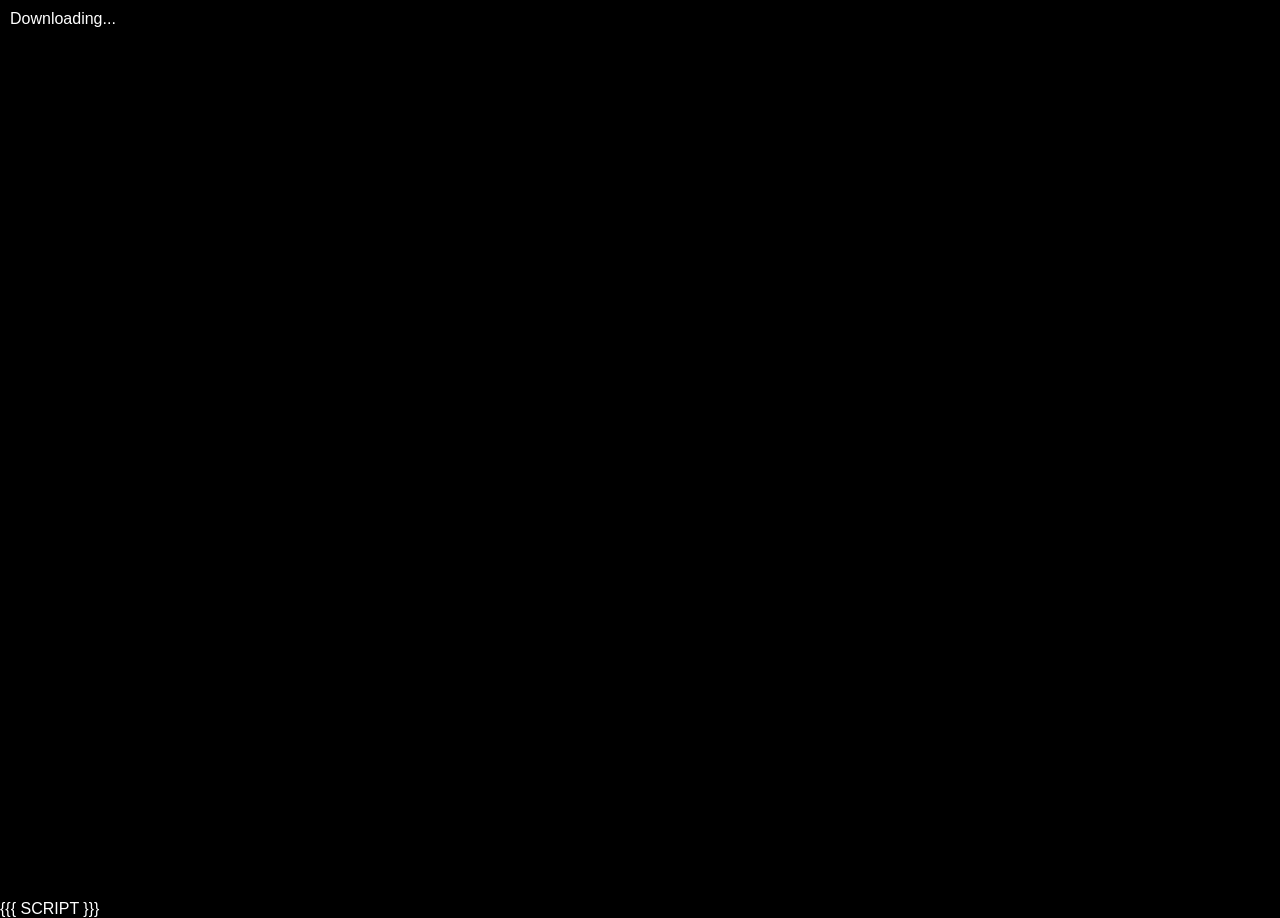
<file: mower/simulator/cpp/shell.html>
<!DOCTYPE html>
<html>
<head>
    <meta charset="utf-8">
    <meta http-equiv="Content-Type" content="text/html; charset=utf-8">
    <title>Mowbot Sim - WebAssembly</title>
    <style>
        body { margin: 0; background-color: black; color: white; font-family: sans-serif; overflow: hidden; }
        canvas.emscripten { border: 0 none; background-color: black; width: 100vw; height: 100vh; display: block; }
        #status { position: absolute; top: 10px; left: 10px; }
    </style>
</head>
<body>
    <div id="status">Downloading...</div>
    <canvas class="emscripten" id="canvas" oncontextmenu="event.preventDefault()" tabindex=-1></canvas>
    <script type='text/javascript'>
      var statusElement = document.getElementById('status');
      var Module = {
        preRun: [],
        postRun: [],
        print: (function() {
          return function(text) {
            if (arguments.length > 1) text = Array.prototype.slice.call(arguments).join(' ');
            console.log(text);
          };
        })(),
        canvas: (function() {
          var canvas = document.getElementById('canvas');
          canvas.addEventListener("webglcontextlost", function(e) { alert('WebGL context lost. You will need to reload the page.'); e.preventDefault(); }, false);
          return canvas;
        })(),
        setStatus: function(text) {
          if (!Module.setStatus.last) Module.setStatus.last = { time: Date.now(), text: '' };
          if (text === Module.setStatus.last.text) return;
          var m = text.match(/([^(]+)\((\d+(\.\d+)?)\/(\d+)\)/);
          var now = Date.now();
          if (m && now - Module.setStatus.last.time < 30) return; // if this is a progress update, skip it if too soon
          Module.setStatus.last.time = now;
          Module.setStatus.last.text = text;
          if (m) {
            text = m[1];
          }
          statusElement.innerHTML = text;
          if (text === "") statusElement.style.display = 'none';
        },
        totalDependencies: 0,
        monitorRunDependencies: function(left) {
          this.totalDependencies = Math.max(this.totalDependencies, left);
          Module.setStatus(left ? 'Preparing... (' + (this.totalDependencies-left) + '/' + this.totalDependencies + ')' : 'All downloads complete.');
        }
      };
      Module.setStatus('Downloading...');
      window.onerror = function() {
        Module.setStatus('Exception thrown, see JavaScript console');
        Module.setStatus = function(text) {
          if (text) Module.printErr('[post-exception status] ' + text);
        };
      };
    </script>
    {{{ SCRIPT }}}
</body>
</html>
</file>
<file: site/assets/zana.css>
/* ═══════════════════════════════════════════════════════════════════════════
   Zana — site stylesheet. Shared by index.html and docs.html.

   Art direction: THE DRAWING SHEET. Zana is an open-hardware repo whose
   contents are FreeCAD bodies, KiCad boards and a physics model, so the site is
   built as the document that would accompany them — drafting grid, title block,
   dimension lines carrying real measured values, and copper artwork lifted
   straight out of the boards. Nothing here is a stock illustration: the part
   renders come from the tracked meshes (site/gen_renders.py) and the electrode
   is the RAIN sensor's own copper plot, re-cut to currentColor.

   Dark-first, per the brand spec. The nine spec colours are declared verbatim
   in the SPEC block below and everything else is derived from them; no hue is
   invented. Amber is a dark-mode accent — it fails contrast on cream — so the
   vellum theme substitutes deep bronze, exactly as the spec directs.

   Type, per the spec: Archivo 600 for the wordmark and display (industrial
   signage grotesque — workshop, not startup), IBM Plex Sans for body and UI
   (drawn for an engineering company, open-licensed), IBM Plex Mono for data —
   part numbers, pin labels, revision codes, dimensions. All three are SIL OFL
   and vendored in ./fonts; nothing is fetched from a third party, because the
   site must render with the network unplugged.
   ═══════════════════════════════════════════════════════════════════════════ */

@font-face { font-family: 'Archivo'; font-style: normal; font-weight: 600; font-display: swap; src: url('./fonts/archivo-latin-600-normal.woff2') format('woff2'); }
@font-face { font-family: 'IBM Plex Sans'; font-style: normal; font-weight: 400; font-display: swap; src: url('./fonts/ibm-plex-sans-latin-400-normal.woff2') format('woff2'); }
@font-face { font-family: 'IBM Plex Sans'; font-style: normal; font-weight: 500; font-display: swap; src: url('./fonts/ibm-plex-sans-latin-500-normal.woff2') format('woff2'); }
@font-face { font-family: 'IBM Plex Mono'; font-style: normal; font-weight: 400; font-display: swap; src: url('./fonts/ibm-plex-mono-latin-400-normal.woff2') format('woff2'); }
@font-face { font-family: 'IBM Plex Mono'; font-style: normal; font-weight: 500; font-display: swap; src: url('./fonts/ibm-plex-mono-latin-500-normal.woff2') format('woff2'); }

:root {
  /* ── SPEC: the nine brand colours, verbatim ─────────────────────────── */
  --amber:     #f2a72c;   /* marigold amber  — primary accent, dominant     */
  --bronze:    #8f5608;   /* deep bronze     — amber for light surfaces only*/
  --black:     #0a0b0d;   /* near-black      — page ground                  */
  --charcoal:  #22242a;   /* warm charcoal   — cards, raised surfaces       */
  --paper:     #f7f4ec;   /* paper           — the trace, headings          */
  --cream:     #ece7dc;   /* cream           — body text                    */
  --warm-grey: #8a8378;   /* warm grey       — hairlines, muted, disabled   */
  --verdigris: #4e9b86;   /* verdigris       — secondary / info, sparingly  */
  --oxide:     #b34a2e;   /* oxide red       — errors and destructive only  */

  /* ── graphite theme (default) ───────────────────────────────────────── */
  --accent:    var(--amber);
  --bg:        var(--black);
  --panel:     var(--charcoal);
  /* Between ground and card: sunken bands and the panel's own inner face.
     Mixed from the two spec surfaces rather than picked, so the whole stack
     stays on the one warm axis. */
  --bg-2:      color-mix(in srgb, var(--charcoal) 32%, var(--black));
  --panel-2:   color-mix(in srgb, var(--charcoal) 72%, var(--black));
  --panel-3:   color-mix(in srgb, var(--charcoal) 88%, var(--paper) 6%);

  /* Hairlines are warm grey at the weight the surface can carry. */
  --line:      color-mix(in srgb, var(--warm-grey) 20%, transparent);
  --line-2:    color-mix(in srgb, var(--warm-grey) 34%, transparent);
  --line-3:    color-mix(in srgb, var(--warm-grey) 52%, transparent);

  /* The text ramp.
     Warm grey is spec'd for "hairlines, muted, disabled" — it is a RULE colour,
     and it is the one the --line-* tokens use. Set as type it measures 4.14:1
     on the charcoal cards, which is under AA for anything below 24px, so every
     tier that carries readable text is lifted off it toward cream until it
     clears 4.5:1 on the worst ground it sits on (charcoal, not near-black).
       --text-4  #a29c91  5.69:1 on charcoal
       --text-5  #948d82  4.72:1 on charcoal
     Raw warm grey stays where it belongs: hairlines and disabled states. */
  --text:      var(--paper);    /* headings */
  --text-2:    var(--cream);    /* body */
  --text-3:    color-mix(in srgb, var(--cream) 68%, var(--warm-grey));
  --text-4:    color-mix(in srgb, var(--cream) 25%, var(--warm-grey));
  --text-5:    color-mix(in srgb, var(--cream) 10%, var(--warm-grey));
  --disabled:  var(--warm-grey);

  /* Label colour for a filled accent button. Amber is a light fill, so it takes
     the near-black label — 9.69:1. (Vellum flips this; see below.) */
  --on-accent: var(--black);

  --info:      var(--verdigris);
  --danger:    var(--oxide);

  --grid-fine:   color-mix(in srgb, var(--warm-grey) 9%, transparent);
  --grid-coarse: color-mix(in srgb, var(--warm-grey) 17%, transparent);

  /* Depth is shadow only. The spec forbids gradients, glow and bevels. */
  --shadow: 0 18px 40px -24px rgba(0,0,0,.95);
  --shadow-lg: 0 46px 100px -46px rgba(0,0,0,1), 0 14px 36px -24px rgba(0,0,0,.8);

  --display: 'Archivo', ui-sans-serif, system-ui, -apple-system, 'Segoe UI', sans-serif;
  --sans: 'IBM Plex Sans', ui-sans-serif, system-ui, -apple-system, 'Segoe UI', sans-serif;
  --mono: 'IBM Plex Mono', ui-monospace, SFMono-Regular, 'SF Mono', Menlo, Consolas, monospace;

  --r-xs: 2px; --r-sm: 4px; --r: 7px; --r-lg: 11px;
  --max: 1200px;
  --gut: clamp(18px, 4vw, 44px);
  --hdr: 64px;
  --ease: cubic-bezier(.22,.72,.18,1);
  --ease-out: cubic-bezier(.16,1,.3,1);
}

/* ── vellum theme ───────────────────────────────────────────────────────
   The spec is dark-first and names one light-surface substitution: bronze in
   place of amber, because amber fails contrast on cream. The same rule is
   applied to verdigris, which fails on paper for the same reason at the same
   ratio — that is the spec's own logic, not a new colour: hue and role are
   unchanged, only the value is dropped for the lighter ground. */
[data-theme="light"] {
  --accent:    var(--bronze);
  --bg:        var(--cream);
  --panel:     var(--paper);
  --bg-2:      color-mix(in srgb, var(--warm-grey) 12%, var(--cream));
  --panel-2:   color-mix(in srgb, var(--paper) 92%, #fff);
  --panel-3:   color-mix(in srgb, var(--warm-grey) 8%, var(--paper));

  --line:      color-mix(in srgb, var(--warm-grey) 34%, transparent);
  --line-2:    color-mix(in srgb, var(--warm-grey) 55%, transparent);
  --line-3:    color-mix(in srgb, var(--warm-grey) 78%, transparent);

  --text:      var(--black);
  --text-2:    color-mix(in srgb, var(--black) 88%, var(--warm-grey));
  --text-3:    color-mix(in srgb, var(--black) 62%, var(--warm-grey));
  /* Same rule, mirrored: warm grey is only 3.41:1 on paper and 3.04:1 on cream,
     so the readable tiers are darkened toward near-black until they clear 4.5:1
     on the WORST light ground (cream, not paper).
       --text-4  #5d5953  6.33:1 on paper, 5.64:1 on cream
       --text-5  #6a655d  5.26:1 on paper, 4.69:1 on cream */
  --text-4:    color-mix(in srgb, var(--black) 35%, var(--warm-grey));
  --text-5:    color-mix(in srgb, var(--black) 25%, var(--warm-grey));
  --disabled:  var(--warm-grey);

  /* Bronze is a DARK fill, so the label flips to paper — 5.45:1. Near-black on
     bronze is 3.28:1 and fails, which is the trap the amber→bronze swap sets:
     substituting the accent without re-checking what sits on top of it. */
  --on-accent: var(--paper);

  --info:      #2f6957;   /* verdigris, dropped for a paper ground */
  --danger:    #93341c;   /* oxide red, likewise */

  --grid-fine:   color-mix(in srgb, var(--warm-grey) 20%, transparent);
  --grid-coarse: color-mix(in srgb, var(--warm-grey) 36%, transparent);

  --shadow: 0 14px 30px -22px rgba(70,58,34,.55);
  --shadow-lg: 0 36px 80px -44px rgba(70,58,34,.5), 0 12px 30px -22px rgba(70,58,34,.35);
}

*, *::before, *::after { box-sizing: border-box; margin: 0; padding: 0; }

html {
  scroll-behavior: smooth;
  overflow-x: clip;
  scroll-padding-top: calc(var(--hdr) + 14px);
  -webkit-text-size-adjust: 100%;
}

body {
  position: relative;
  min-height: 100dvh;
  background: var(--bg);
  color: var(--text);
  font-family: var(--sans);
  font-size: 16px;
  line-height: 1.6;
  -webkit-font-smoothing: antialiased;
  overflow-x: clip;
  transition: background .4s var(--ease), color .4s var(--ease);
}

/* The sheet: graph paper. 8 mm fine, 40 mm coarse — a real drafting grid, not
   a decorative pattern, and it is what makes the page read as a drawing before
   a single word is. */
body::before {
  content: "";
  position: fixed; inset: 0; z-index: 0; pointer-events: none;
  background:
    repeating-linear-gradient(90deg, var(--grid-coarse) 0 1px, transparent 1px 200px),
    repeating-linear-gradient(0deg,  var(--grid-coarse) 0 1px, transparent 1px 200px),
    repeating-linear-gradient(90deg, var(--grid-fine)   0 1px, transparent 1px 40px),
    repeating-linear-gradient(0deg,  var(--grid-fine)   0 1px, transparent 1px 40px);
}

a { color: inherit; text-decoration: none; }
button { font: inherit; color: inherit; }
img, svg { display: block; max-width: 100%; height: auto; }
::selection { background: color-mix(in srgb, var(--accent) 34%, transparent); }
:focus-visible { outline: 2px solid var(--accent); outline-offset: 3px; border-radius: var(--r-xs); }

.page { position: relative; z-index: 1; }
.wrap { max-width: var(--max); margin: 0 auto; padding: 0 var(--gut); }

/* ═══ type ═════════════════════════════════════════════════════════════ */
/* Every label on a drawing is uppercase, tracked out, and small. */
.lbl {
  font-family: var(--mono);
  font-size: 12px; font-weight: 500;
  letter-spacing: .16em; text-transform: uppercase;
  color: var(--text-4); line-height: 1;
}
.lbl.cu { color: var(--accent); }
.lbl.cy { color: var(--info); }

.eyebrow { display: inline-flex; align-items: center; gap: 11px; }
.eyebrow::before {
  content: ""; flex: none;
  width: 9px; height: 9px; border-radius: 50%;
  border: 2px solid var(--accent);       /* a via */
}
/* Flat hairline, not a fade: the spec's no-gradients rule applies to the brand
   as a whole, and a drawing rule is drawn at one weight anyway. */
.eyebrow::after { content: ""; width: clamp(24px, 6vw, 72px); height: 1px; background: var(--line-2); }

/* Display is Archivo 600 at -0.01em, per the spec — one weight, one tracking,
   at every size. */
h1, h2, h3 {
  font-family: var(--display); font-weight: 600;
  letter-spacing: -.01em; line-height: 1.04; color: var(--text);
}
h1 { font-size: clamp(2.5rem, 6.4vw, 4.2rem); }
h2 { font-size: clamp(1.8rem, 3.8vw, 2.7rem); }
h3 { font-size: clamp(1.12rem, 2vw, 1.35rem); }
h1 em, h2 em, h3 em { font-style: normal; color: var(--accent); }

p { color: var(--text-3); }
.lede { font-size: 1.06rem; line-height: 1.72; max-width: 64ch; color: var(--text-3); }
.lede b, p b, li b { color: var(--text); font-weight: 600; }
.num { font-family: var(--mono); font-variant-numeric: tabular-nums; }
code { font-family: var(--mono); font-size: .875em; color: var(--accent); }

/* ═══ header ═══════════════════════════════════════════════════════════ */
.hdr {
  position: sticky; top: 0; z-index: 80; height: var(--hdr);
  display: flex; align-items: center; gap: 14px; padding: 0 var(--gut);
  background: color-mix(in srgb, var(--bg) 84%, transparent);
  backdrop-filter: blur(14px) saturate(140%);
  border-bottom: 1px solid var(--line);
}
/* ── the lockup ─────────────────────────────────────────────────────────
   Spec: mark and wordmark side by side, vertically centred, gap 0.55em, mark
   at 1.4× the cap height of the wordmark, wordmark lowercase and LIVE TEXT.

   Archivo's cap height is 0.73em, so 1.4 × 0.73em = 1.022em — the mark is
   very slightly taller than a capital, which is what the ratio is for. Both
   the gap and the mark size are expressed in em so the whole lockup scales
   from one font-size and can never drift out of proportion.

   The mark is inlined rather than linked because the hex and the trace are
   different colours: the hex takes the accent, the trace takes paper, and both
   have to follow the theme. */
.brand {
  display: inline-flex; align-items: center; flex: none;
  gap: .55em;
  font-size: 20px;                      /* the lockup's one dimension */
}
.brand .mark { width: 1.022em; height: 1.022em; flex: none; }
.brand .mark .hex { stroke: var(--accent); }
.brand .mark .trace { stroke: var(--paper); }
.brand .mark .pad { fill: var(--paper); }
[data-theme="light"] .brand .mark .trace { stroke: var(--black); }
[data-theme="light"] .brand .mark .pad { fill: var(--black); }
.brand .word {
  font-family: var(--display); font-weight: 600;
  font-size: 1em; letter-spacing: -.01em; line-height: 1;
  color: var(--text); text-transform: lowercase;
}
@media (max-width: 480px) { .brand .word { display: none; } }
.hdr .sp { flex: 1; }
.hdr nav { display: flex; gap: 2px; }
.hdr nav a {
  padding: 8px 11px; font-size: 13.5px; font-weight: 500; color: var(--text-3);
  transition: color .18s var(--ease);
}
.hdr nav a:hover, .hdr nav a.on { color: var(--text); }
@media (max-width: 900px) { .hdr nav { display: none; } }

.icon-btn {
  display: inline-flex; align-items: center; justify-content: center;
  width: 34px; height: 34px; flex: none;
  border: 1px solid var(--line-2); border-radius: var(--r-sm);
  background: transparent; color: var(--text-3); cursor: pointer;
  transition: color .18s var(--ease), border-color .18s var(--ease), background .18s var(--ease);
}
.icon-btn:hover { color: var(--accent); border-color: var(--accent); background: color-mix(in srgb, var(--accent) 10%, transparent); }

/* ═══ buttons ══════════════════════════════════════════════════════════ */
.btn {
  display: inline-flex; align-items: center; gap: 9px;
  padding: 11px 18px; border-radius: var(--r-sm);
  font-size: 14px; font-weight: 600; letter-spacing: .01em;
  border: 1px solid transparent; cursor: pointer;
  transition: transform .16s var(--ease), background .18s var(--ease), border-color .18s var(--ease), color .18s var(--ease);
}
.btn:hover { transform: translateY(-1px); }
.btn-primary { background: var(--accent); color: var(--on-accent); border-color: var(--accent); }
.btn-primary:hover { background: color-mix(in srgb, var(--accent) 88%, #fff); }
.btn-ghost { border-color: var(--line-2); color: var(--text-2); }
.btn-ghost:hover { border-color: var(--accent); color: var(--text); }

/* ═══ sections ═════════════════════════════════════════════════════════ */
.section { position: relative; padding: clamp(60px, 8vw, 116px) 0; scroll-margin-top: var(--hdr); }
.section.ruled { border-top: 1px solid var(--line); }
.section.sunk { background: var(--bg-2); border-top: 1px solid var(--line); border-bottom: 1px solid var(--line); }
.head { max-width: 660px; display: flex; flex-direction: column; gap: 15px; margin-bottom: clamp(30px, 4vw, 48px); }

/* PCB trace rule — a routed copper track with a via at each end, used where a
   plain hairline would do nothing for the page. */
.trace { display: block; width: 100%; height: 16px; color: var(--line-2); }
.trace path { stroke: currentColor; stroke-width: 1.4; fill: none; }
.trace circle { fill: none; stroke: currentColor; stroke-width: 1.4; }

/* ═══ hero ═════════════════════════════════════════════════════════════ */
.hero { position: relative; padding: clamp(44px, 6vw, 84px) 0 clamp(30px, 4vw, 56px); overflow: clip; }
.hero-grid { display: grid; grid-template-columns: minmax(0, 1fr) minmax(0, 1.02fr); gap: clamp(26px, 4vw, 56px); align-items: center; }
.hero-copy { display: flex; flex-direction: column; gap: 22px; align-items: flex-start; }
.hero .lede { font-size: 1.12rem; }
.cta { display: flex; flex-wrap: wrap; gap: 11px; }
@media (max-width: 940px) { .hero-grid { grid-template-columns: 1fr; } }

/* the framed render + its dimension annotations */
.plate {
  position: relative;
  border: 1px solid var(--line-2); border-radius: var(--r);
  background:
    repeating-linear-gradient(90deg, var(--grid-fine) 0 1px, transparent 1px 32px),
    repeating-linear-gradient(0deg,  var(--grid-fine) 0 1px, transparent 1px 32px),
    var(--panel);
  padding: clamp(18px, 3vw, 34px);
  box-shadow: var(--shadow-lg);
}
.plate.flat { box-shadow: var(--shadow); }
/* corner fiducials — the registration marks on a drawing sheet */
.plate::before, .plate::after {
  content: ""; position: absolute; width: 11px; height: 11px; pointer-events: none;
  border: 1px solid var(--accent); opacity: .55;
}
.plate::before { top: 7px; left: 7px; border-right: 0; border-bottom: 0; }
.plate::after { bottom: 7px; right: 7px; border-left: 0; border-top: 0; }
.plate img { width: 100%; }

/* dimension line: a rule with arrow ticks and the measurement on it */
.dim { position: relative; display: flex; align-items: center; gap: 10px; color: var(--info); }
.dim::before, .dim::after { content: ""; flex: 1; height: 1px; background: currentColor; opacity: .5; }
.dim b {
  font-family: var(--mono); font-size: 12px; font-weight: 500; letter-spacing: .06em;
  white-space: nowrap; color: var(--info);
}
.dim.v { flex-direction: column; width: 1px; }
.dim-row { display: flex; gap: 18px; margin-top: 14px; }
.dim-row .dim { flex: 1; }

/* ═══ title block ══════════════════════════════════════════════════════ */
/* The corner stamp on every engineering drawing: who, what, which revision,
   what units. Here it carries the repo's real state, so it doubles as the
   honesty notice. */
.titleblock {
  display: grid; grid-template-columns: repeat(4, minmax(0, 1fr));
  border: 1px solid var(--line-2); border-radius: var(--r-sm);
  background: var(--panel); overflow: hidden;
  font-family: var(--mono);
}
.tb { padding: 11px 13px; border-right: 1px solid var(--line); border-bottom: 1px solid var(--line); min-width: 0; }
.tb:nth-child(4n) { border-right: none; }
.tb:nth-last-child(-n+4) { border-bottom: none; }
.tb .k { display: block; font-size: 12px; letter-spacing: .15em; text-transform: uppercase; color: var(--text-5); margin-bottom: 6px; }
.tb .v { font-size: 13px; font-weight: 500; color: var(--text); overflow: hidden; text-overflow: ellipsis; white-space: nowrap; }
.tb .v.cu { color: var(--accent); }
@media (max-width: 700px) {
  .titleblock { grid-template-columns: repeat(2, minmax(0, 1fr)); }
  .tb:nth-child(4n) { border-right: 1px solid var(--line); }
  .tb:nth-child(2n) { border-right: none; }
  .tb:nth-last-child(-n+2) { border-bottom: none; }
  .tb:nth-last-child(-n+4):not(:nth-last-child(-n+2)) { border-bottom: 1px solid var(--line); }
}

/* ═══ state chips ══════════════════════════════════════════════════════ */
/* Zana is prototype-stage. Every claim on this page carries the state of the
   thing it describes, so nobody downloads a "design file" expecting firmware. */
.chip {
  display: inline-flex; align-items: center; gap: 7px; flex: none;
  padding: 4px 10px; border-radius: 100px;
  border: 1px solid var(--line-2);
  font-family: var(--mono); font-size: 12px; letter-spacing: .1em; text-transform: uppercase;
  color: var(--text-3); white-space: nowrap;
}
.chip::before { content: ""; width: 6px; height: 6px; border-radius: 50%; background: currentColor; }
.chip.ok { color: var(--info); border-color: color-mix(in srgb, var(--info) 42%, transparent); background: color-mix(in srgb, var(--info) 10%, transparent); }
.chip.cad { color: var(--info); border-color: color-mix(in srgb, var(--info) 38%, transparent); background: color-mix(in srgb, var(--info) 9%, transparent); }
.chip.raw { color: var(--accent); border-color: color-mix(in srgb, var(--accent) 40%, transparent); background: color-mix(in srgb, var(--accent) 9%, transparent); }
.chip.none { color: var(--text-4); }

/* ═══ inventory table ══════════════════════════════════════════════════ */
.inv { width: 100%; border-collapse: collapse; font-size: 14.5px; }
.inv th {
  text-align: left; padding: 11px 14px;
  border-bottom: 1px solid var(--line-2);
  font-family: var(--mono); font-size: 12px; font-weight: 500;
  letter-spacing: .15em; text-transform: uppercase; color: var(--text-4); white-space: nowrap;
}
.inv td { padding: 15px 14px; border-bottom: 1px solid var(--line); vertical-align: top; color: var(--text-3); }
.inv tbody tr:last-child td { border-bottom: none; }
.inv tbody tr { transition: background .15s var(--ease); }
.inv tbody tr:hover { background: var(--panel); }
.inv .area { color: var(--text); font-weight: 600; white-space: nowrap; }
.inv-scroll { overflow-x: auto; border: 1px solid var(--line); border-radius: var(--r); background: var(--bg-2); }

/* ═══ part cards ═══════════════════════════════════════════════════════ */
.parts { display: grid; grid-template-columns: repeat(auto-fill, minmax(258px, 1fr)); gap: 16px; }
.part {
  display: flex; flex-direction: column;
  border: 1px solid var(--line); border-radius: var(--r);
  background: var(--panel); overflow: hidden;
  transition: border-color .2s var(--ease), transform .2s var(--ease);
}
.part:hover { border-color: var(--accent); transform: translateY(-2px); }
.part .fig {
  position: relative; padding: 14px;
  background:
    repeating-linear-gradient(90deg, var(--grid-fine) 0 1px, transparent 1px 24px),
    repeating-linear-gradient(0deg,  var(--grid-fine) 0 1px, transparent 1px 24px),
    var(--bg-2);
  border-bottom: 1px solid var(--line);
}
.part .fig img { width: 100%; aspect-ratio: 1; object-fit: contain; }
.part .body { padding: 14px 16px 16px; display: flex; flex-direction: column; gap: 9px; flex: 1; }
.part .body h3 { font-size: 1.02rem; }
.part .body p { font-size: 13px; line-height: 1.55; color: var(--text-4); flex: 1; }
.part .spec {
  display: flex; flex-wrap: wrap; gap: 6px 14px; padding-top: 10px;
  border-top: 1px solid var(--line);
  font-family: var(--mono); font-size: 12px; color: var(--text-4);
}
.part .spec b { color: var(--info); font-weight: 500; }

/* ═══ spec cards (coil options) ════════════════════════════════════════ */
.specs { display: grid; grid-template-columns: repeat(3, minmax(0, 1fr)); gap: 16px; }
@media (max-width: 860px) { .specs { grid-template-columns: 1fr; } }
.spec-card {
  position: relative;
  border: 1px solid var(--line); border-radius: var(--r);
  background: var(--panel); padding: 20px;
  display: flex; flex-direction: column; gap: 14px;
}
.spec-card.pick { border-color: var(--accent); background: color-mix(in srgb, var(--accent) 6%, var(--panel)); }
.spec-card .top { display: flex; align-items: flex-start; justify-content: space-between; gap: 12px; }
.spec-card .eff { display: flex; align-items: baseline; gap: 3px; }
.spec-card .eff b { font-family: var(--mono); font-size: 34px; font-weight: 600; letter-spacing: -.04em; color: var(--text); line-height: 1; }
.spec-card.pick .eff b { color: var(--accent); }
.spec-card .eff i { font-style: normal; font-family: var(--mono); font-size: 16px; color: var(--text-4); }
.spec-card dl { display: grid; grid-template-columns: auto 1fr; gap: 7px 14px; font-family: var(--mono); font-size: 12px; }
.spec-card dt { color: var(--text-5); }
.spec-card dd { color: var(--text-2); text-align: right; font-variant-numeric: tabular-nums; }

/* ═══ electrode artwork ════════════════════════════════════════════════ */
.electrode { color: var(--accent); width: 100%; max-width: 460px; }
.electrode svg { width: 100%; height: auto; }

/* ═══ split rows ═══════════════════════════════════════════════════════ */
.split { display: grid; grid-template-columns: minmax(0, 1fr) minmax(0, 1fr); gap: clamp(26px, 4vw, 56px); align-items: center; }
.split.wide { grid-template-columns: minmax(0, 1fr) minmax(0, 1.25fr); }
.split.flip > :first-child { order: 2; }
.split .copy { display: flex; flex-direction: column; gap: 15px; align-items: flex-start; }
@media (max-width: 900px) {
  .split, .split.wide { grid-template-columns: 1fr; }
  .split.flip > :first-child { order: 0; }
}

.ticks { list-style: none; display: flex; flex-direction: column; gap: 11px; }
.ticks li { position: relative; padding-left: 24px; color: var(--text-3); font-size: 15px; line-height: 1.65; }
.ticks li::before {
  content: ""; position: absolute; left: 3px; top: .58em;
  width: 8px; height: 8px; border-radius: 50%;
  border: 2px solid var(--accent);         /* a via, again */
}

/* ═══ code ═════════════════════════════════════════════════════════════ */
.codeblock { border: 1px solid var(--line-2); border-radius: var(--r); overflow: hidden; background: var(--bg-2); }
.codeblock .bar {
  display: flex; align-items: center; gap: 10px;
  padding: 9px 13px; background: var(--panel-2); border-bottom: 1px solid var(--line);
  font-family: var(--mono); font-size: 12px; letter-spacing: .1em; text-transform: uppercase; color: var(--text-4);
}
.codeblock .bar::before { content: ""; width: 8px; height: 8px; border-radius: 50%; background: var(--accent); flex: none; }
.codeblock pre { margin: 0; padding: 16px 18px; overflow-x: auto; font-family: var(--mono); font-size: 12.5px; line-height: 1.8; color: var(--text-2); }
.codeblock .c { color: var(--text-5); }
.codeblock .p { color: var(--accent); user-select: none; }

/* ═══ steps ════════════════════════════════════════════════════════════ */
.steps { list-style: none; counter-reset: s; }
.steps li { counter-increment: s; display: grid; grid-template-columns: 44px minmax(0, 1fr); gap: 16px; padding: 18px 0; border-bottom: 1px solid var(--line); }
.steps li:last-child { border-bottom: none; }
.steps li::before {
  content: counter(s, decimal-leading-zero);
  font-family: var(--mono); font-size: 12px; color: var(--accent); padding-top: 3px;
}
.steps b { display: block; font-size: 15px; font-weight: 600; color: var(--text); margin-bottom: 4px; }
.steps span { font-size: 14px; color: var(--text-4); line-height: 1.6; }

/* ═══ cards / grid ═════════════════════════════════════════════════════ */
.grid { display: grid; grid-template-columns: repeat(3, minmax(0, 1fr)); gap: 16px; }
@media (max-width: 880px) { .grid { grid-template-columns: repeat(2, minmax(0, 1fr)); } }
@media (max-width: 560px) { .grid { grid-template-columns: 1fr; } }
.card {
  border: 1px solid var(--line); border-radius: var(--r); background: var(--panel);
  padding: 20px; display: flex; flex-direction: column; gap: 10px;
  transition: border-color .2s var(--ease), transform .2s var(--ease);
}
.card:hover { border-color: var(--line-3); transform: translateY(-2px); }
.card h3 { font-size: 1.02rem; }
.card p { font-size: 13.5px; line-height: 1.6; color: var(--text-4); }/* ═══ quick facts strip ════════════════════════════════════════════════ */
.quick { display: grid; grid-template-columns: repeat(4, minmax(0, 1fr)); border-top: 1px solid var(--line-2); }
.quick > div { padding: 15px 14px 0 0; position: relative; display: flex; flex-direction: column; gap: 7px; }
.quick > div + div { padding-left: 18px; border-left: 1px solid var(--line); }
.quick > div::before { content: ""; position: absolute; top: -1px; left: 0; width: 20px; height: 2px; background: var(--accent); }
.quick b { font-family: var(--mono); font-size: clamp(18px, 2.2vw, 23px); font-weight: 600; letter-spacing: -.03em; color: var(--text); line-height: 1; }
@media (max-width: 620px) {
  .quick { grid-template-columns: repeat(2, 1fr); }
  .quick > div:nth-child(3) { padding-left: 0; border-left: none; }
  .quick > div:nth-child(n+3) { border-top: 1px solid var(--line); margin-top: 14px; padding-top: 14px; }
}

/* ═══ footer ═══════════════════════════════════════════════════════════ */
.site-footer { border-top: 1px solid var(--line); background: var(--bg-2); }
.foot { max-width: var(--max); margin: 0 auto; padding: clamp(38px, 5vw, 60px) var(--gut) 30px; }
.foot-grid { display: grid; grid-template-columns: 2fr 1fr 1fr; gap: clamp(24px, 4vw, 48px); padding-bottom: 30px; border-bottom: 1px solid var(--line); }
.foot-grid p { font-size: 13.5px; line-height: 1.65; max-width: 42ch; margin: 12px 0 0; }
.foot-col ul { list-style: none; display: flex; flex-direction: column; gap: 9px; margin-top: 13px; }
.foot-col a { font-size: 13.5px; color: var(--text-4); transition: color .15s var(--ease); }
.foot-col a:hover { color: var(--accent); }
.foot-btm { display: flex; flex-wrap: wrap; align-items: center; justify-content: space-between; gap: 12px; padding-top: 24px; font-family: var(--mono); font-size: 12px; color: var(--text-5); }
.foot-btm a { color: var(--text-4); }
.foot-btm a:hover { color: var(--text-2); }
@media (max-width: 700px) { .foot-grid { grid-template-columns: 1fr; } }

/* ═══ reveal ═══════════════════════════════════════════════════════════ */
.rv { opacity: 0; transform: translateY(14px); transition: opacity .6s var(--ease-out), transform .6s var(--ease-out); }
.rv.in { opacity: 1; transform: none; }

@media (prefers-reduced-motion: reduce) {
  html { scroll-behavior: auto; }
  .rv { opacity: 1; transform: none; transition: none; }
  *, *::before, *::after { animation-duration: .01ms !important; transition-duration: .01ms !important; }
}

/* ═══ docs ═════════════════════════════════════════════════════════════ */
.docs-shell { display: grid; grid-template-columns: 250px minmax(0, 1fr); align-items: start; max-width: var(--max); margin: 0 auto; }
.docs-nav {
  position: sticky; top: var(--hdr); align-self: start;
  max-height: calc(100dvh - var(--hdr)); overflow-y: auto;
  padding: 30px 20px 40px var(--gut);
  border-right: 1px solid var(--line);
  display: flex; flex-direction: column; gap: 3px;
}
.docs-nav .lbl { margin-bottom: 10px; }
.docs-nav a {
  display: block; padding: 8px 12px; font-size: 14px; color: var(--text-3);
  border-left: 2px solid transparent;
  transition: color .15s var(--ease), border-color .15s var(--ease), background .15s var(--ease);
}
.docs-nav a:hover { color: var(--text); background: var(--panel); }
.docs-nav a.active { color: var(--accent); border-left-color: var(--accent); }
.docs-main { padding: clamp(28px, 4vw, 46px) var(--gut) clamp(56px, 8vw, 90px); max-width: 860px; }
.docs-title { margin-bottom: 20px; }

.markdown { font-size: 15.5px; }
.markdown > *:first-child { margin-top: 0; }
.markdown h1 { font-size: clamp(1.9rem, 4vw, 2.6rem); margin: 0 0 16px; }
.markdown h2 { font-size: clamp(1.4rem, 2.6vw, 1.85rem); margin: 40px 0 12px; padding-top: 20px; border-top: 1px solid var(--line); }
.markdown h2:first-child { border-top: none; padding-top: 0; margin-top: 0; }
.markdown hr + h2 { border-top: none; padding-top: 0; margin-top: 22px; }
.markdown h3 { font-size: 1.12rem; margin: 26px 0 9px; }
.markdown h4 { font-size: .96rem; font-weight: 600; color: var(--text); margin: 20px 0 7px; }
.markdown p { margin: 12px 0; line-height: 1.72; max-width: 74ch; }
.markdown a { color: var(--accent); text-decoration: underline; text-underline-offset: 3px; text-decoration-color: color-mix(in srgb, var(--accent) 40%, transparent); }
.markdown a:hover { text-decoration-color: currentColor; }
.markdown ul, .markdown ol { margin: 13px 0; padding-left: 2px; list-style: none; }
.markdown ol { counter-reset: md; }
.markdown li { position: relative; padding-left: 24px; margin: 8px 0; color: var(--text-3); line-height: 1.7; max-width: 74ch; }
.markdown ul > li::before { content: ""; position: absolute; left: 3px; top: .56em; width: 8px; height: 8px; border-radius: 50%; border: 2px solid var(--accent); }
.markdown ol > li { counter-increment: md; }
.markdown ol > li::before { content: counter(md, decimal-leading-zero); position: absolute; left: 0; top: 0; font-family: var(--mono); font-size: 12px; color: var(--accent); }
.markdown code { font-family: var(--mono); font-size: .86em; color: var(--accent); background: var(--bg-2); border: 1px solid var(--line); border-radius: var(--r-xs); padding: 1px 6px; }
.markdown pre { position: relative; margin: 16px 0; padding: 15px 17px; overflow-x: auto; background: var(--bg-2); border: 1px solid var(--line-2); border-radius: var(--r); font-family: var(--mono); font-size: 12.5px; line-height: 1.75; color: var(--text-2); }
.markdown pre code { background: none; border: none; padding: 0; color: inherit; font-size: inherit; }
.markdown blockquote { margin: 16px 0; padding: 2px 0 2px 17px; border-left: 2px solid var(--accent); color: var(--text-4); }
.markdown table { width: 100%; border-collapse: collapse; margin: 16px 0; font-size: 14px; display: block; overflow-x: auto; }
.markdown th, .markdown td { text-align: left; padding: 10px 14px; border-bottom: 1px solid var(--line); vertical-align: top; }
.markdown th { font-family: var(--mono); font-size: 12px; font-weight: 500; letter-spacing: .14em; text-transform: uppercase; color: var(--text-4); white-space: nowrap; }
.markdown td { color: var(--text-3); }
.markdown tbody tr:last-child td { border-bottom: none; }
.markdown hr { border: none; height: 1px; background: var(--line); margin: 34px 0; }
.markdown img { display: inline-block; }
.markdown b, .markdown strong { color: var(--text); font-weight: 600; }

.copy-btn {
  position: absolute; top: 7px; right: 7px;
  background: var(--panel-2); border: 1px solid var(--line-2); border-radius: var(--r-xs);
  color: var(--text-4); font-family: var(--mono); font-size: 12px; padding: 3px 8px; cursor: pointer;
  opacity: 0; transition: opacity .15s var(--ease), color .15s var(--ease), border-color .15s var(--ease);
}
.markdown pre:hover .copy-btn, .copy-btn:focus-visible { opacity: 1; }
.copy-btn:hover { color: var(--accent); border-color: var(--accent); }

.docs-error {
  border: 1px solid color-mix(in srgb, var(--danger) 34%, transparent);
  background: color-mix(in srgb, var(--danger) 10%, transparent);
  color: var(--danger); padding: 14px 16px; border-radius: var(--r); font-size: 14px;
}

@media (max-width: 980px) {
  /* minmax(0, 1fr), not 1fr: a bare 1fr track's automatic minimum is its
     content's min-content width, so the horizontal tab strip below (and
     docs-main) could force the single grid column wider than the viewport.
     html's overflow-x: clip was then silently truncating the last tab
     instead of the strip actually fitting and scrolling. */
  .docs-shell { grid-template-columns: minmax(0, 1fr); }
  .docs-nav {
    position: static; max-height: none; overflow-y: visible; overflow-x: auto;
    flex-direction: row; align-items: center; gap: 3px;
    padding: 11px var(--gut); border-right: none; border-bottom: 1px solid var(--line);
  }
  .docs-nav .lbl { display: none; }
  .docs-nav a { border-left: none; padding: 7px 10px; white-space: nowrap; }
  .docs-nav a.active { border-left: none; border-bottom: 2px solid var(--accent); }
  .docs-main { max-width: none; }
}

/* ── Vulos suite chrome — identical on every product landing ───────────────
   Two elements, and only two: a logo-only home button in the top bar, and
   one line in the footer. Deliberately free of repo variables so the block
   is byte-identical across the suite and can be diffed as one thing. */
.vulos-home { display: inline-flex; align-items: center; justify-content: center; width: 34px; height: 34px; border-radius: 9px; flex: 0 0 auto; opacity: .72; transition: opacity .15s ease, transform .15s ease; }
.vulos-home:hover, .vulos-home:focus-visible { opacity: 1; transform: translateY(-1px); }
.vulos-home img { display: block; width: 22px; height: 22px; border-radius: 6px; }
.vulos-foot { display: inline-flex; align-items: center; gap: 9px; font-size: 13.5px; line-height: 1.45; text-decoration: none; color: inherit; opacity: .85; transition: opacity .15s ease; }
.vulos-foot:hover { opacity: 1; text-decoration: none; }
.vulos-foot img { display: block; width: 18px; height: 18px; border-radius: 5px; flex: 0 0 auto; }
</file>
